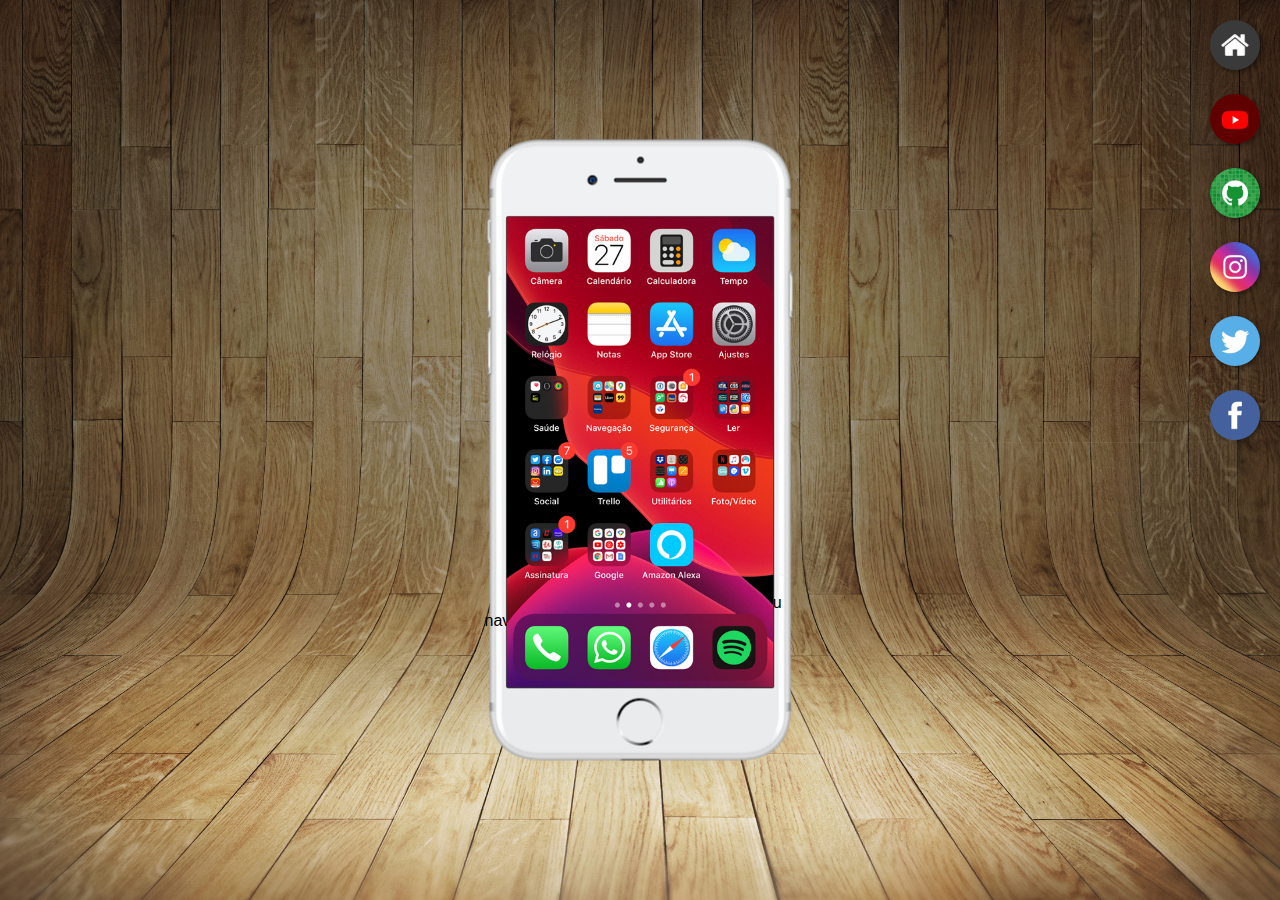
<file: index.html>
<!DOCTYPE html>
<html lang="pt-br">
<head>
    <meta charset="UTF-8">
    <meta http-equiv="X-UA-Compatible" content="IE=edge">
    <meta name="viewport" content="width=device-width, initial-scale=1.0">
    <title>Projeto Redes Sociais</title>
    <link rel="shortcut icon" href="favicon.ico" type="image/x-icon">
    <link rel="stylesheet" href="estilos/style.css">
</head>
<body>
   <main>
    <section id="telefone">
        <iframe src="home.html" name="tela" id="tela" frameborder="0"></iframe>
        seu navegador não é compativel com isso.
    </section>
    


    <section id="redes-sociais">

        <a href="home.html" target="tela"><img src="imagens/logo-home.jpg" alt=""></a> <br>

        <a href="youtube.html" target="tela"><img src="imagens/logo-youtube.jpg" alt=""></a> <br>
    
        <a href="github.html" target="tela"><img src="imagens/logo-github.jpg" alt=""></a> <br>

        <a href="instagram.html" target="tela"><img src="imagens/logo-instagram.jpg" alt=""></a> <br>
    
       
        <a href="twitter.html" target="tela"><img src="imagens/logo-twitter.jpg" alt=""></a> <br>
    
        <a href="facebook.html" target="tela"><img src="imagens/logo-facebook.jpg" alt=""></a>

    </section>

</main>
</body>
</html>
</file>
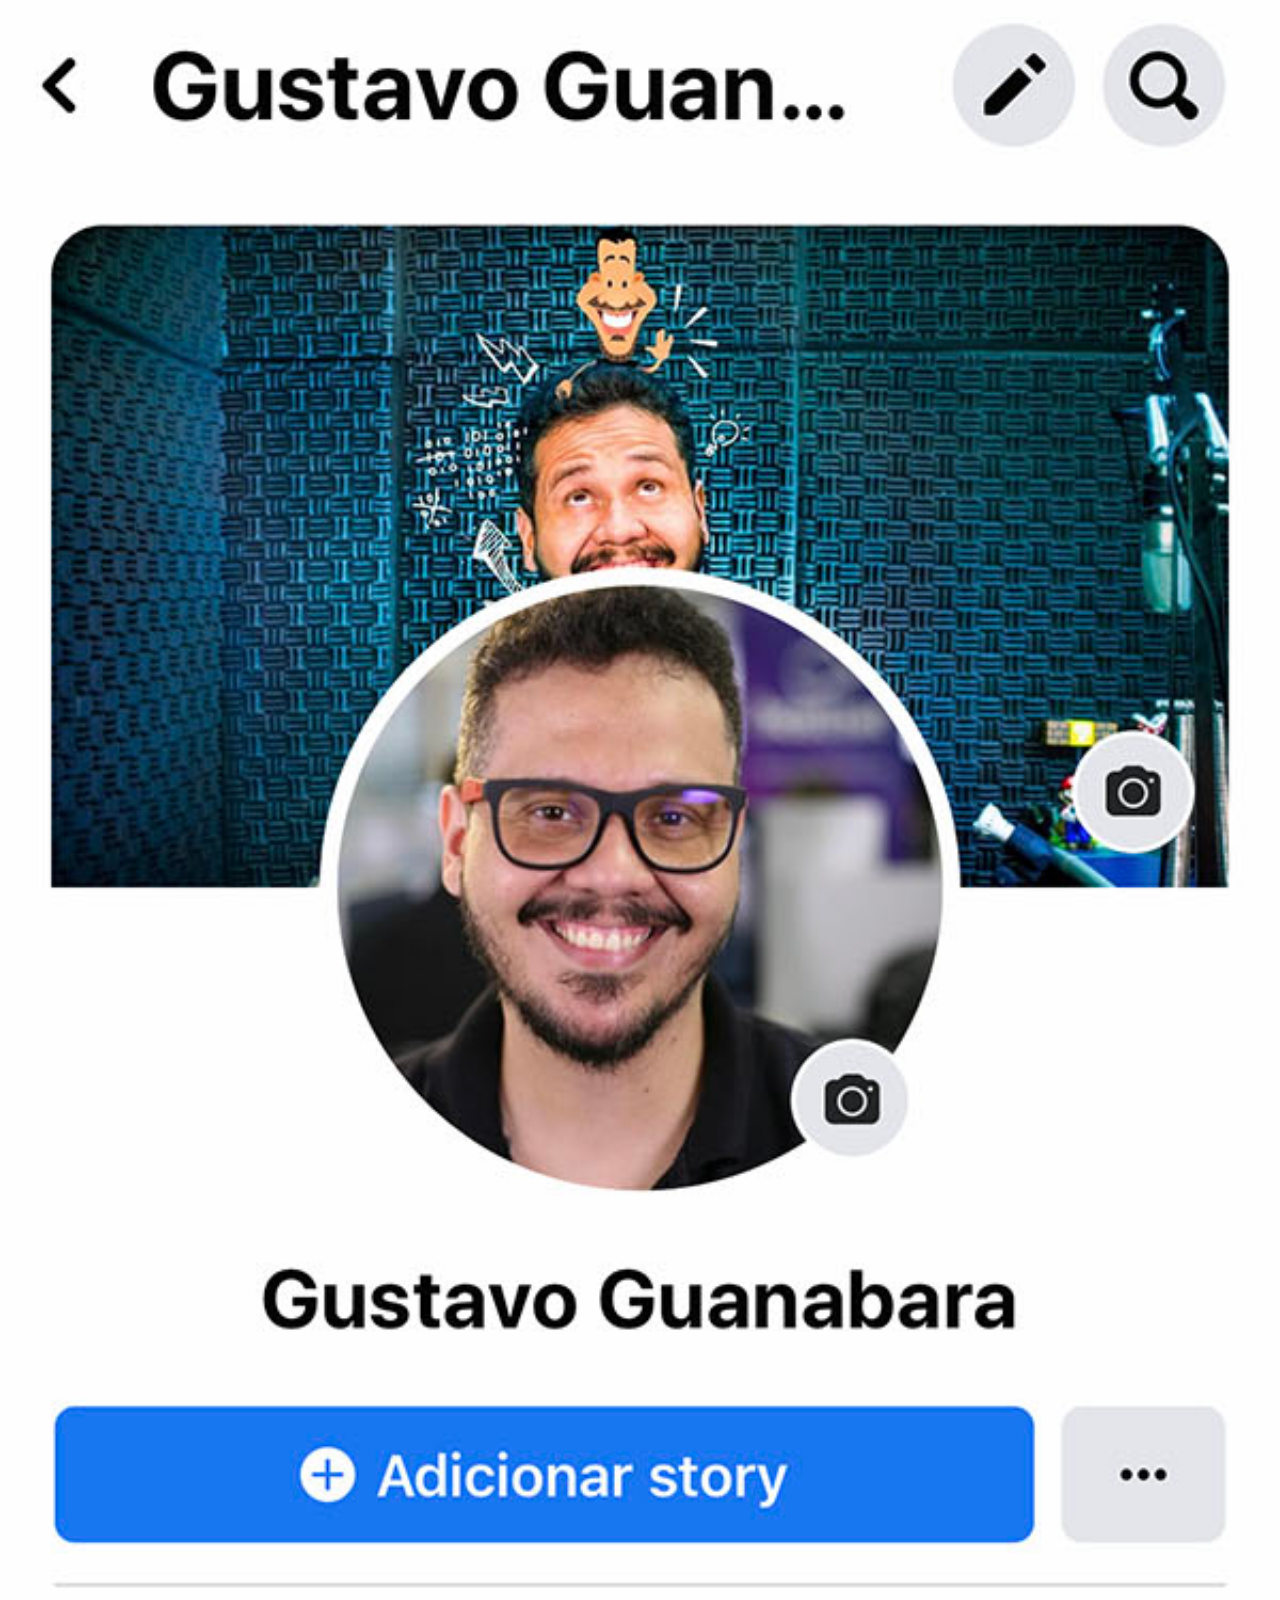
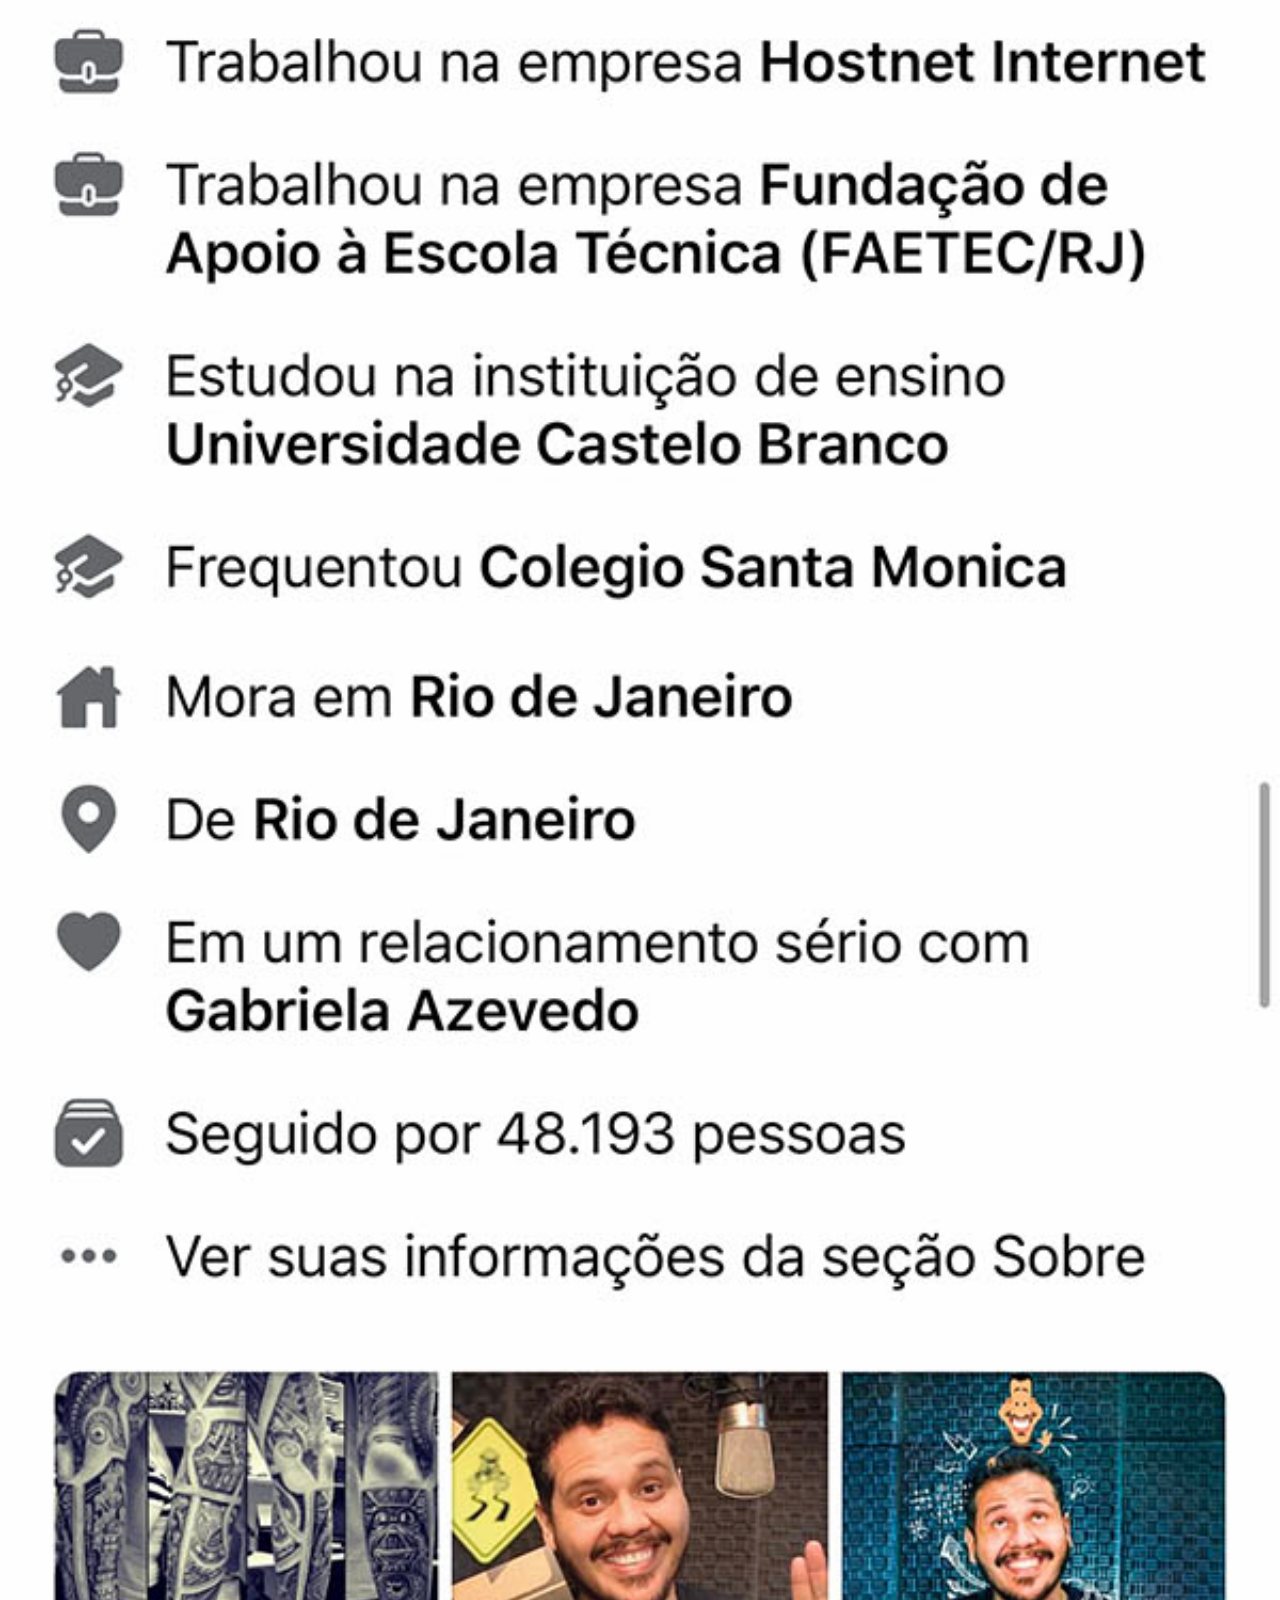
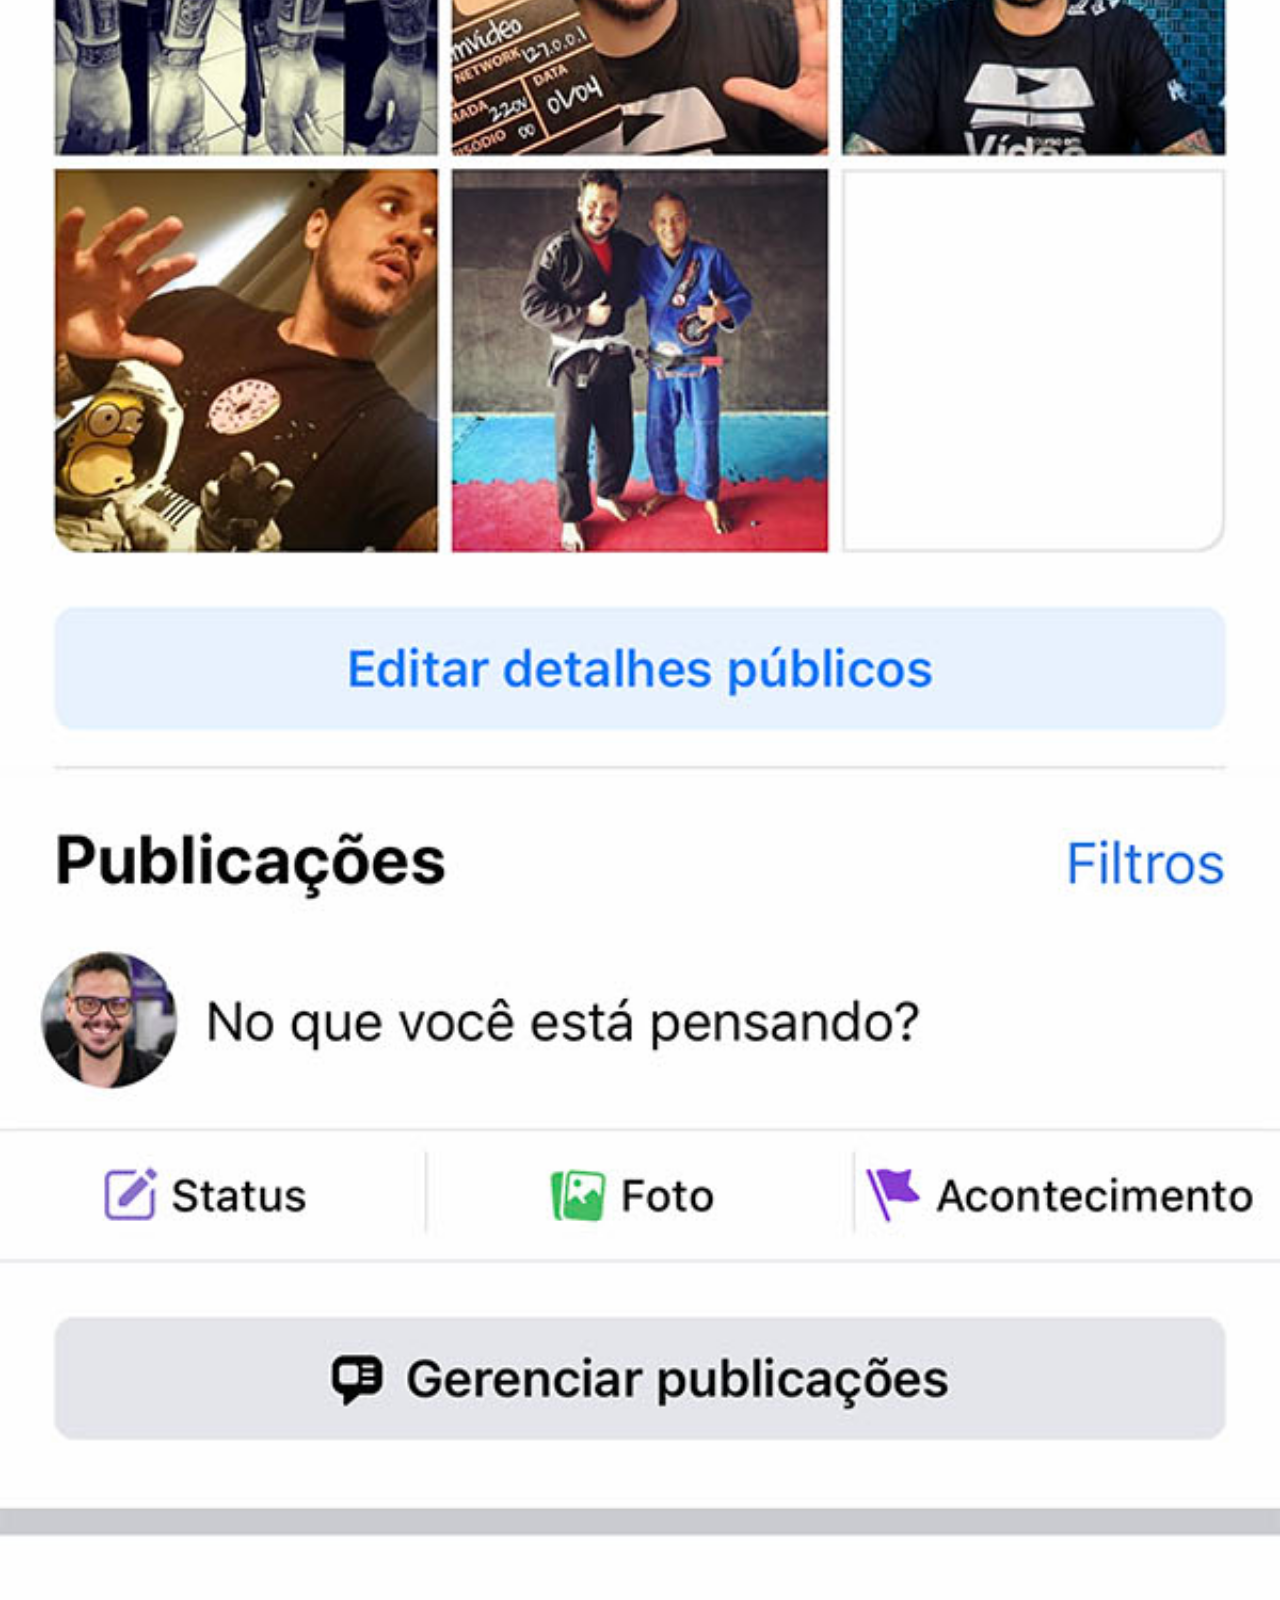
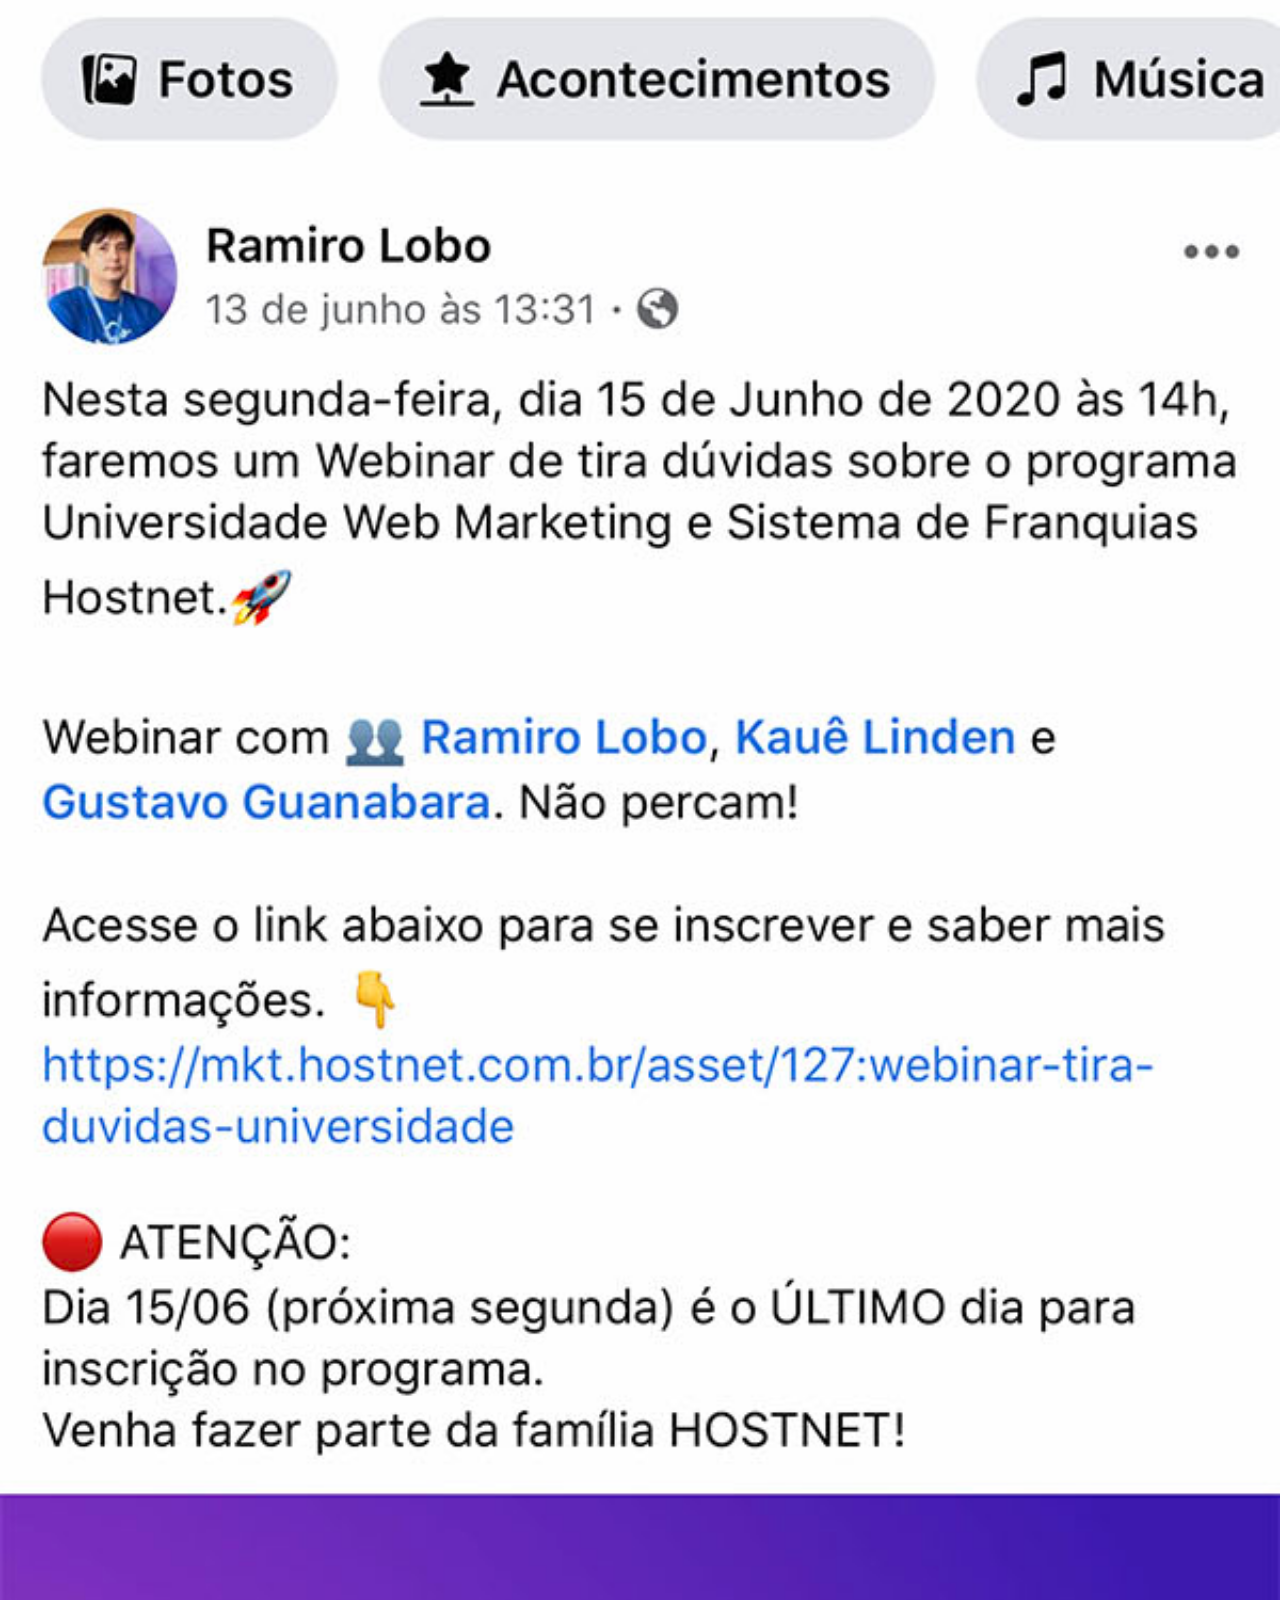
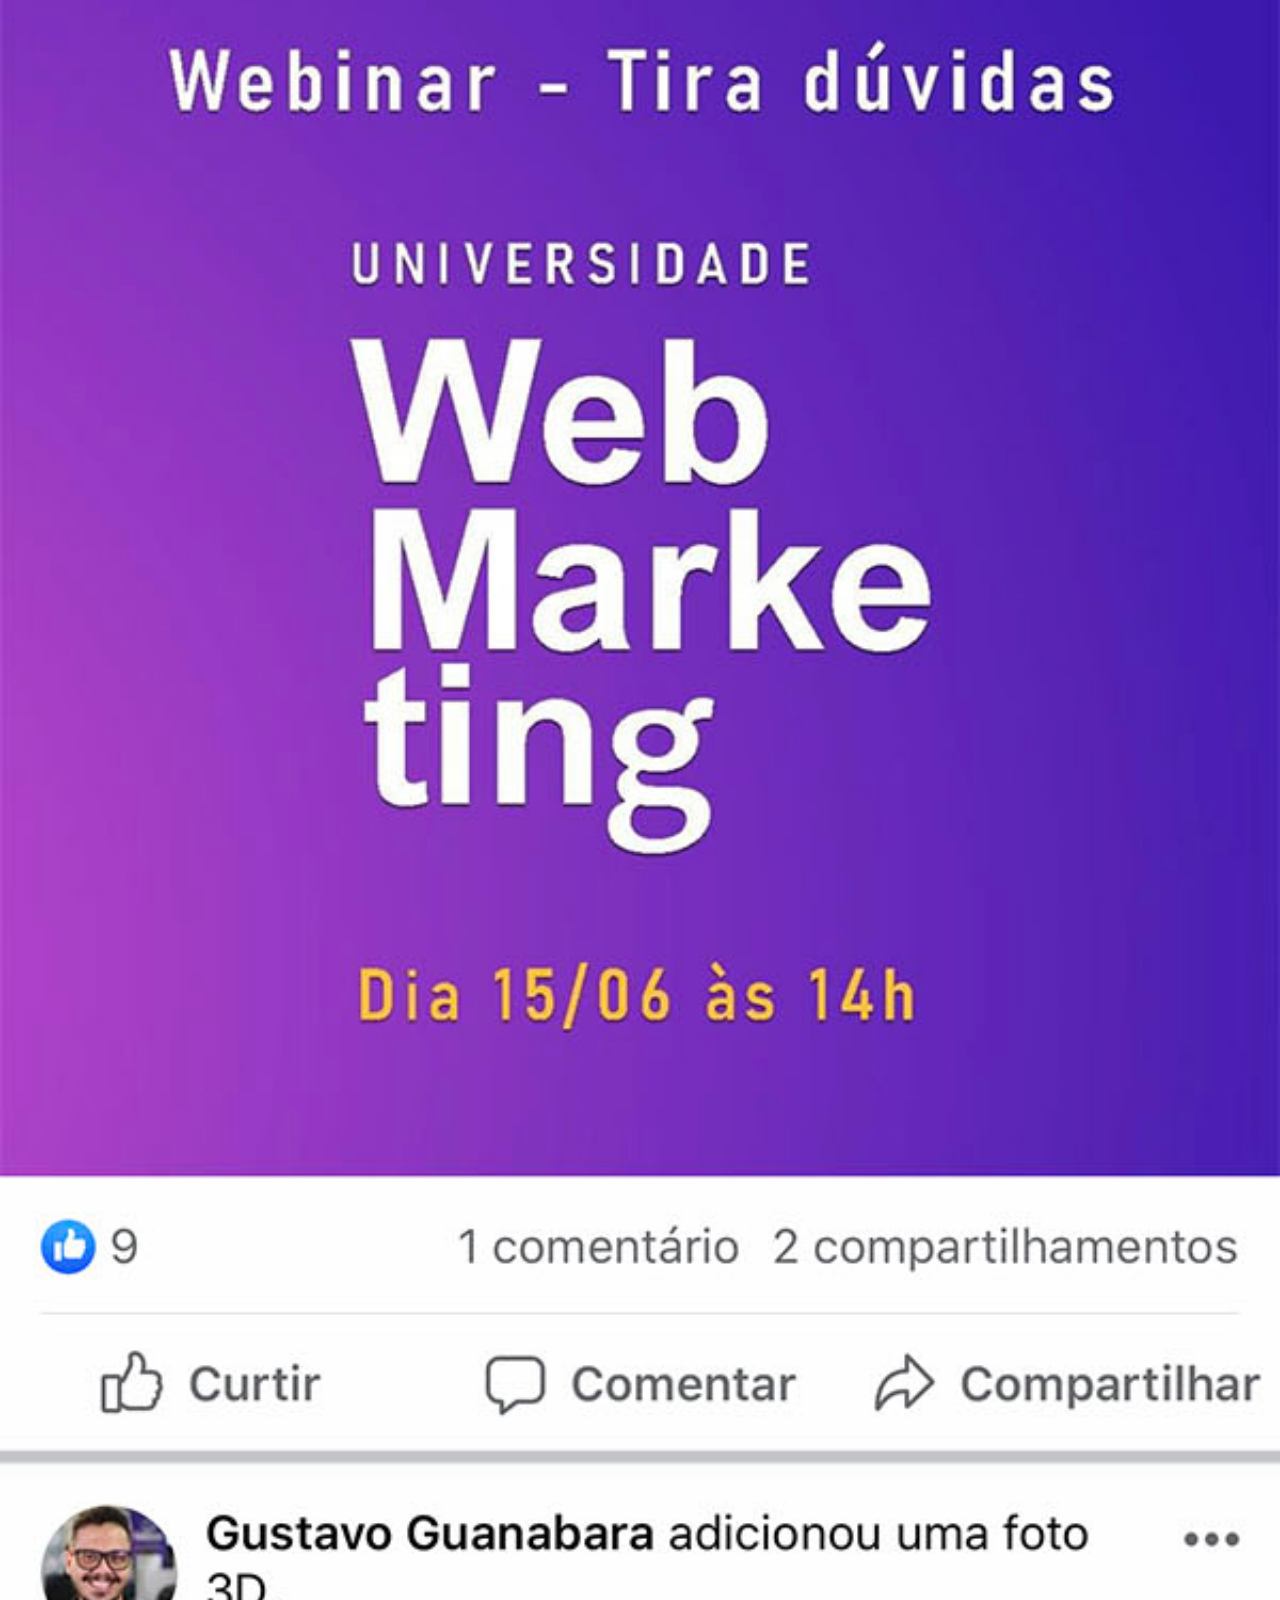
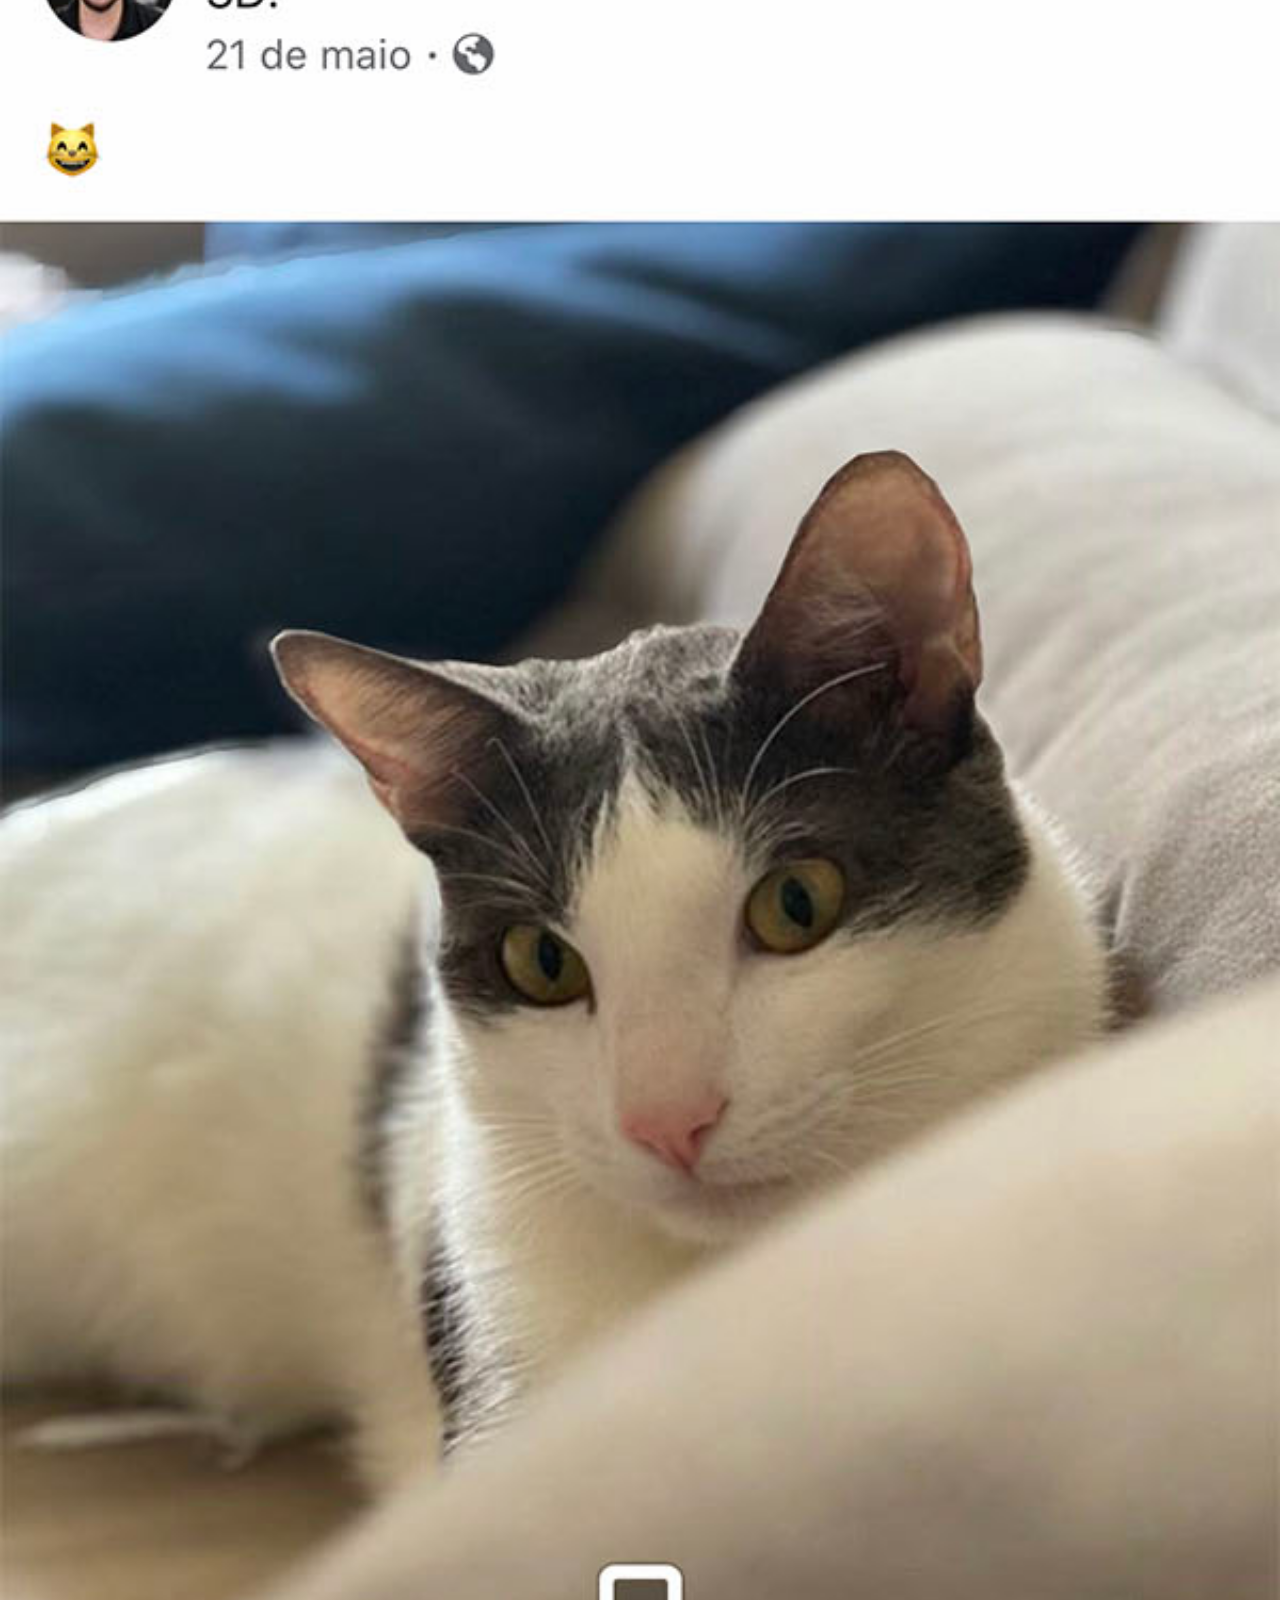
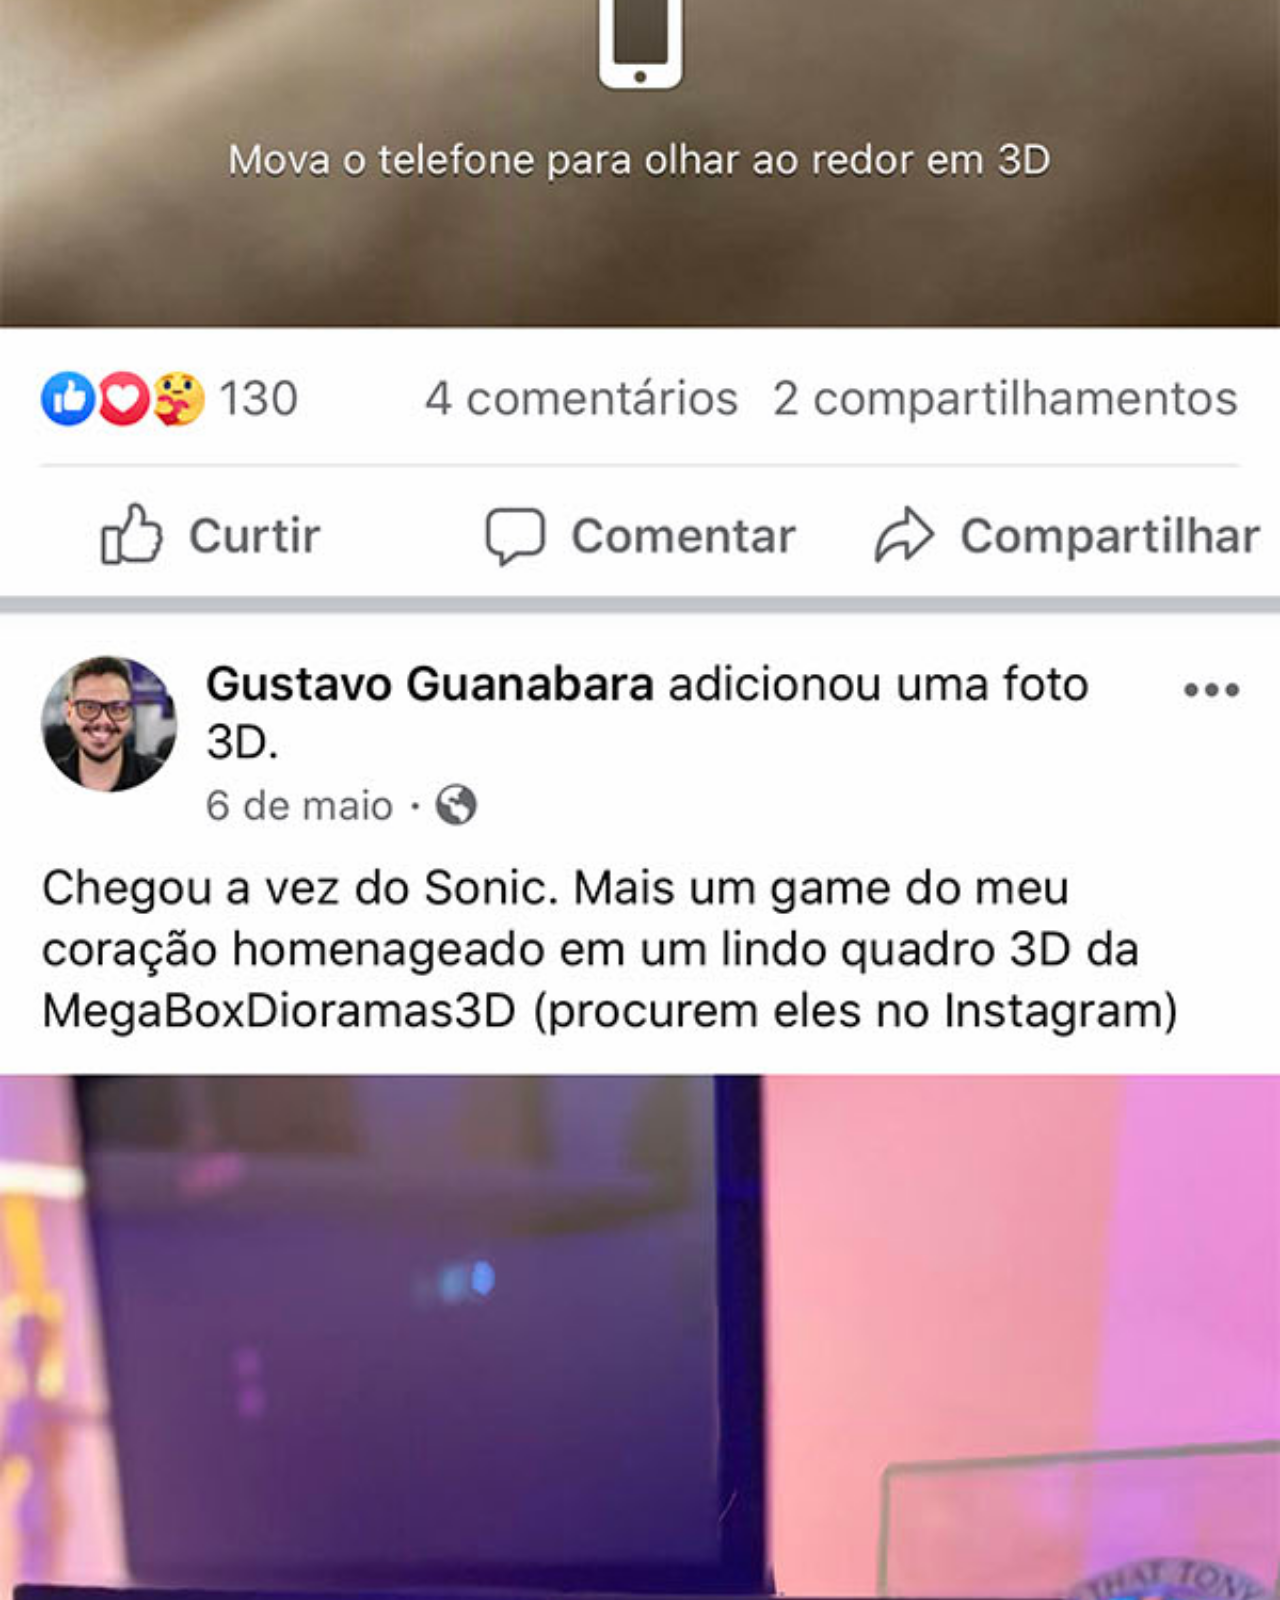
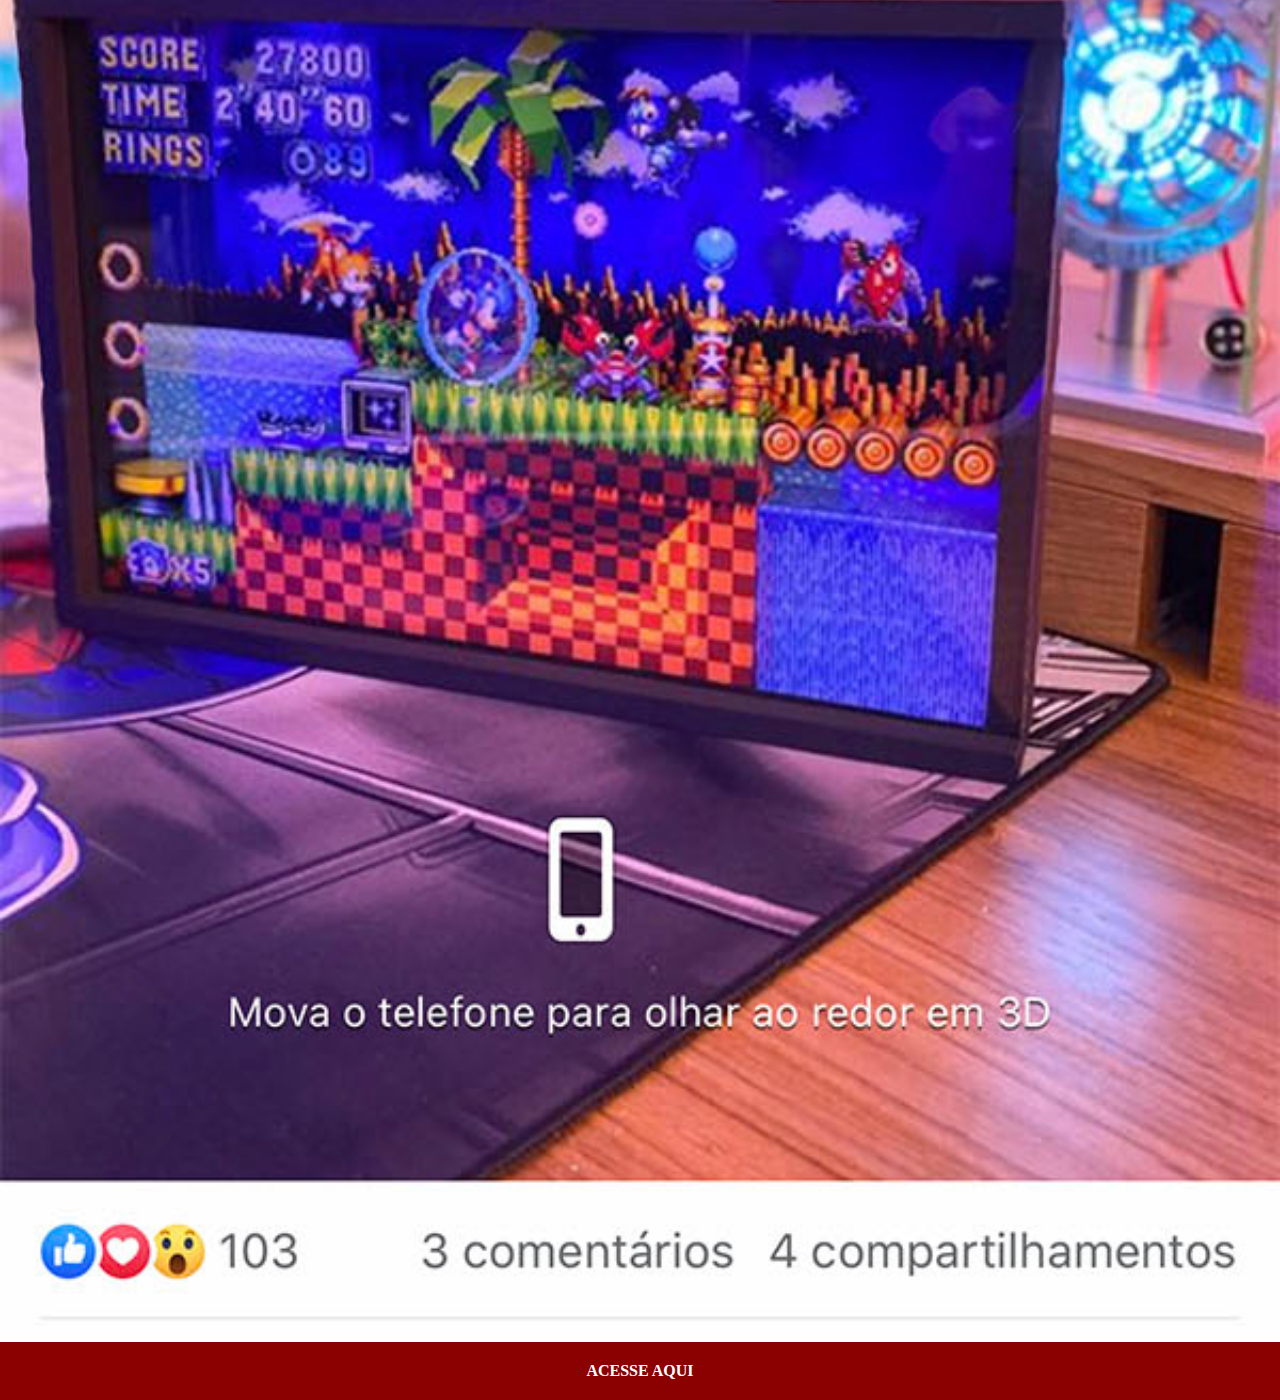
<file: facebook.html>
<!DOCTYPE html>
<html lang="pt-br">
<head>
    <meta charset="UTF-8">
    <meta http-equiv="X-UA-Compatible" content="IE=edge">
    <meta name="viewport" content="width=device-width, initial-scale=1.0">
    <title>Facebook</title>
    <link rel="stylesheet" href="estilos/social.css">
</head>
<body>
    <img src="imagens/tela-facebook.jpg" alt="facebook">
    <a href="https://www.google.com/search?q=facebook&oq=fac&aqs=chrome.0.0i355i512j46i199i465i512j69i57j0i512l2j69i61l3.4721j0j9&sourceid=chrome&ie=UTF-8">ACESSE AQUI</a>
</body>
</html>
</file>
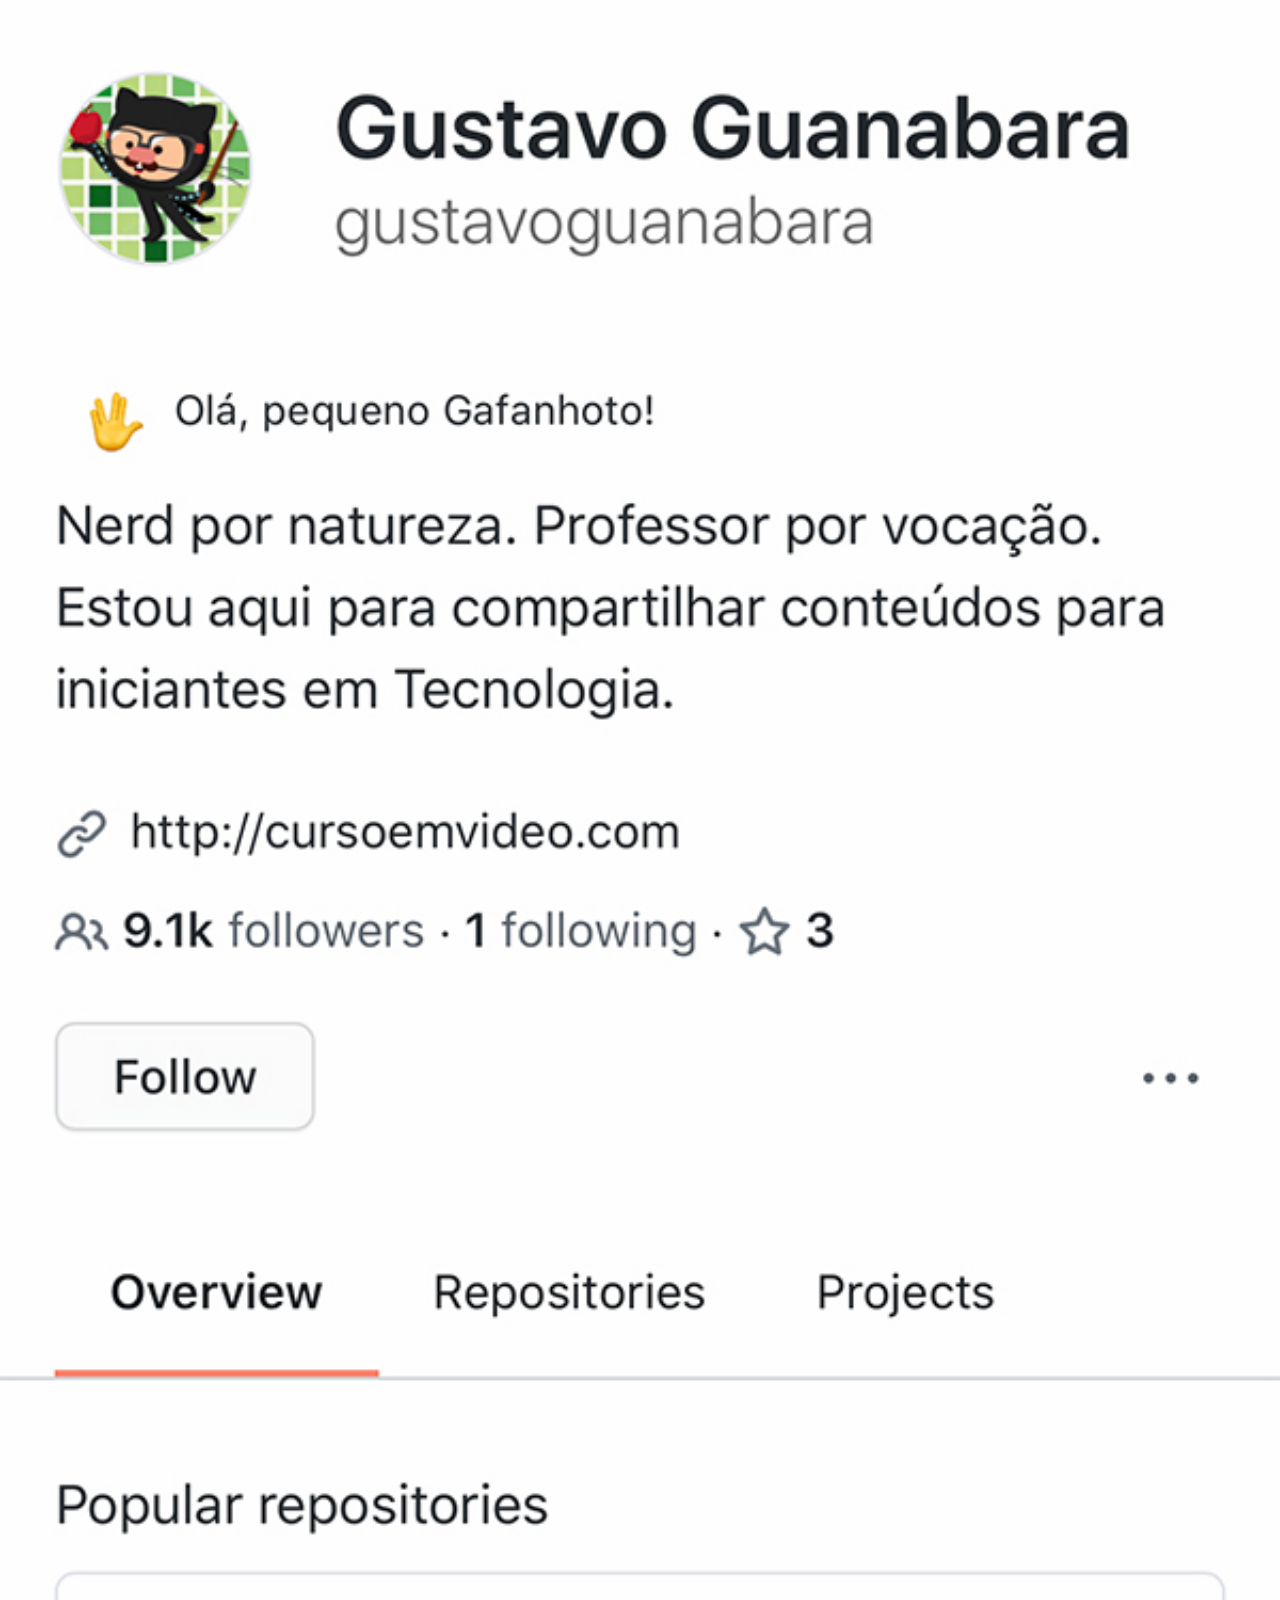
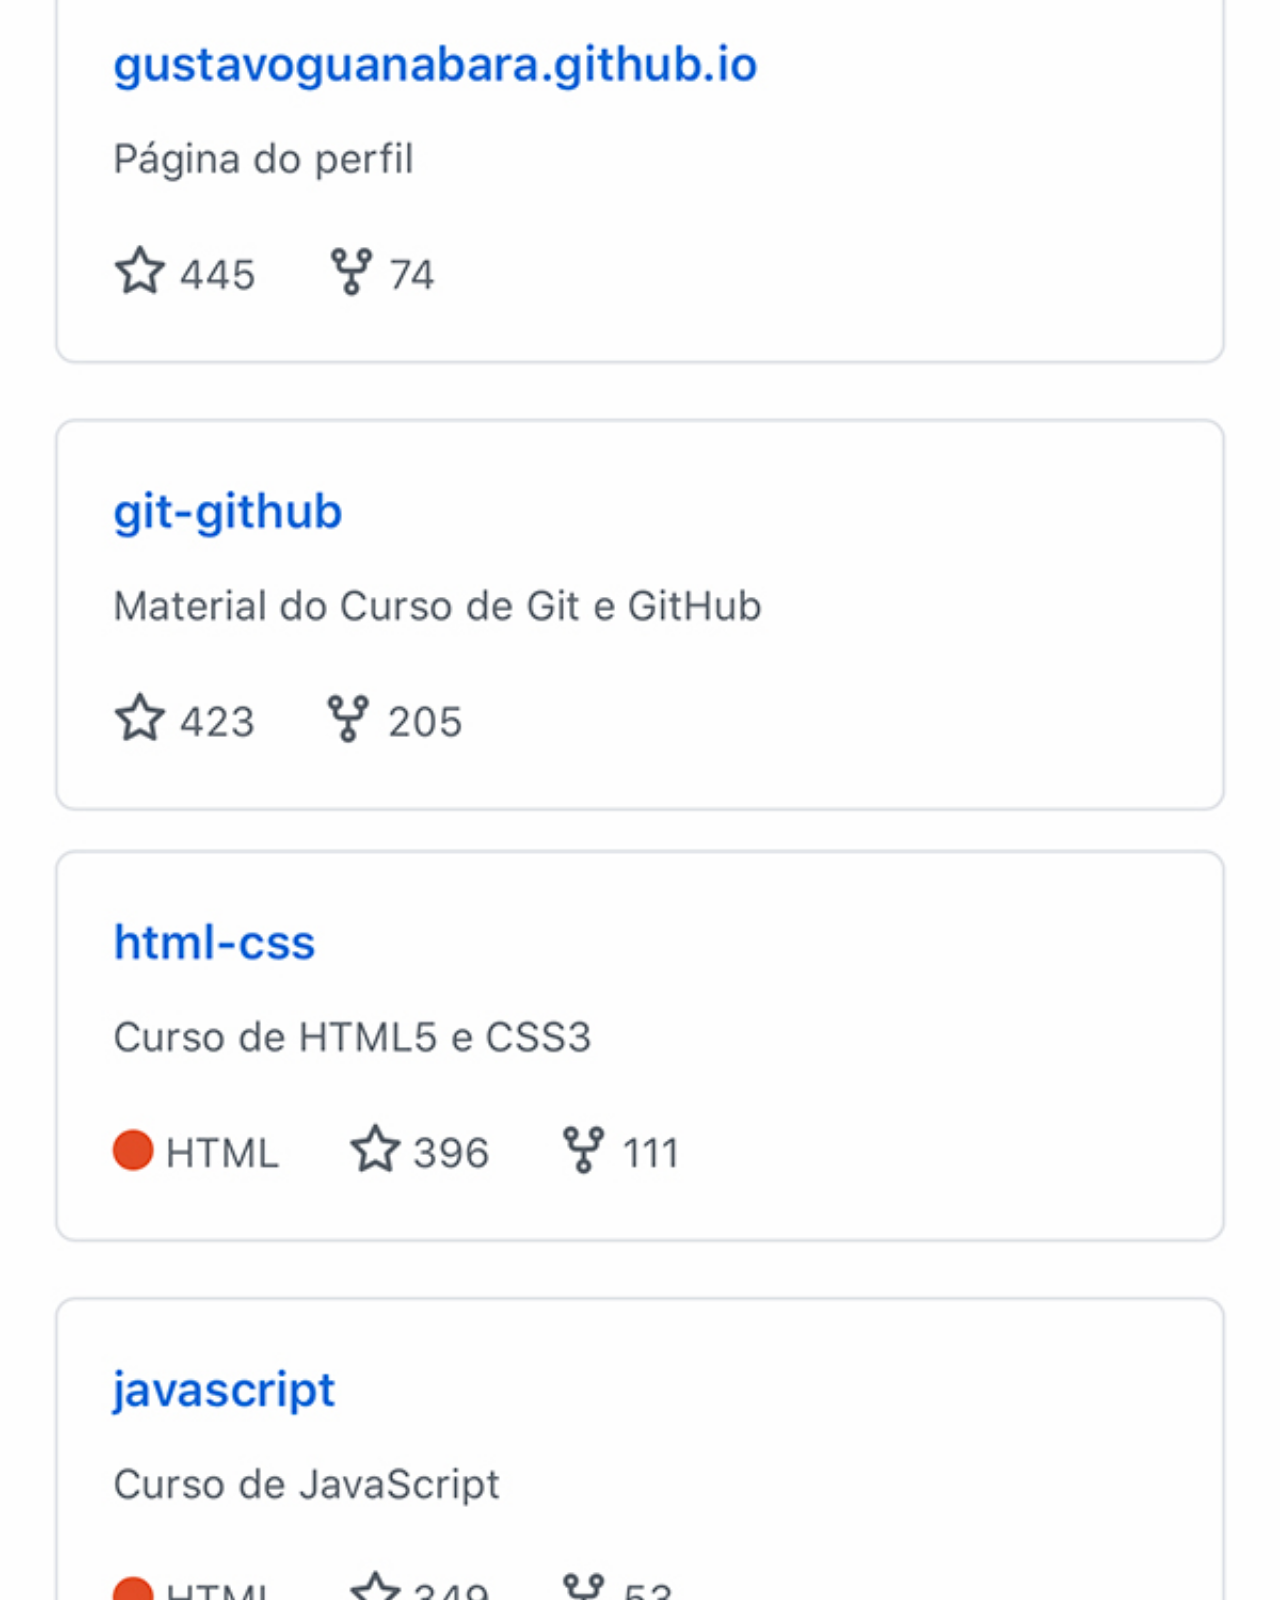
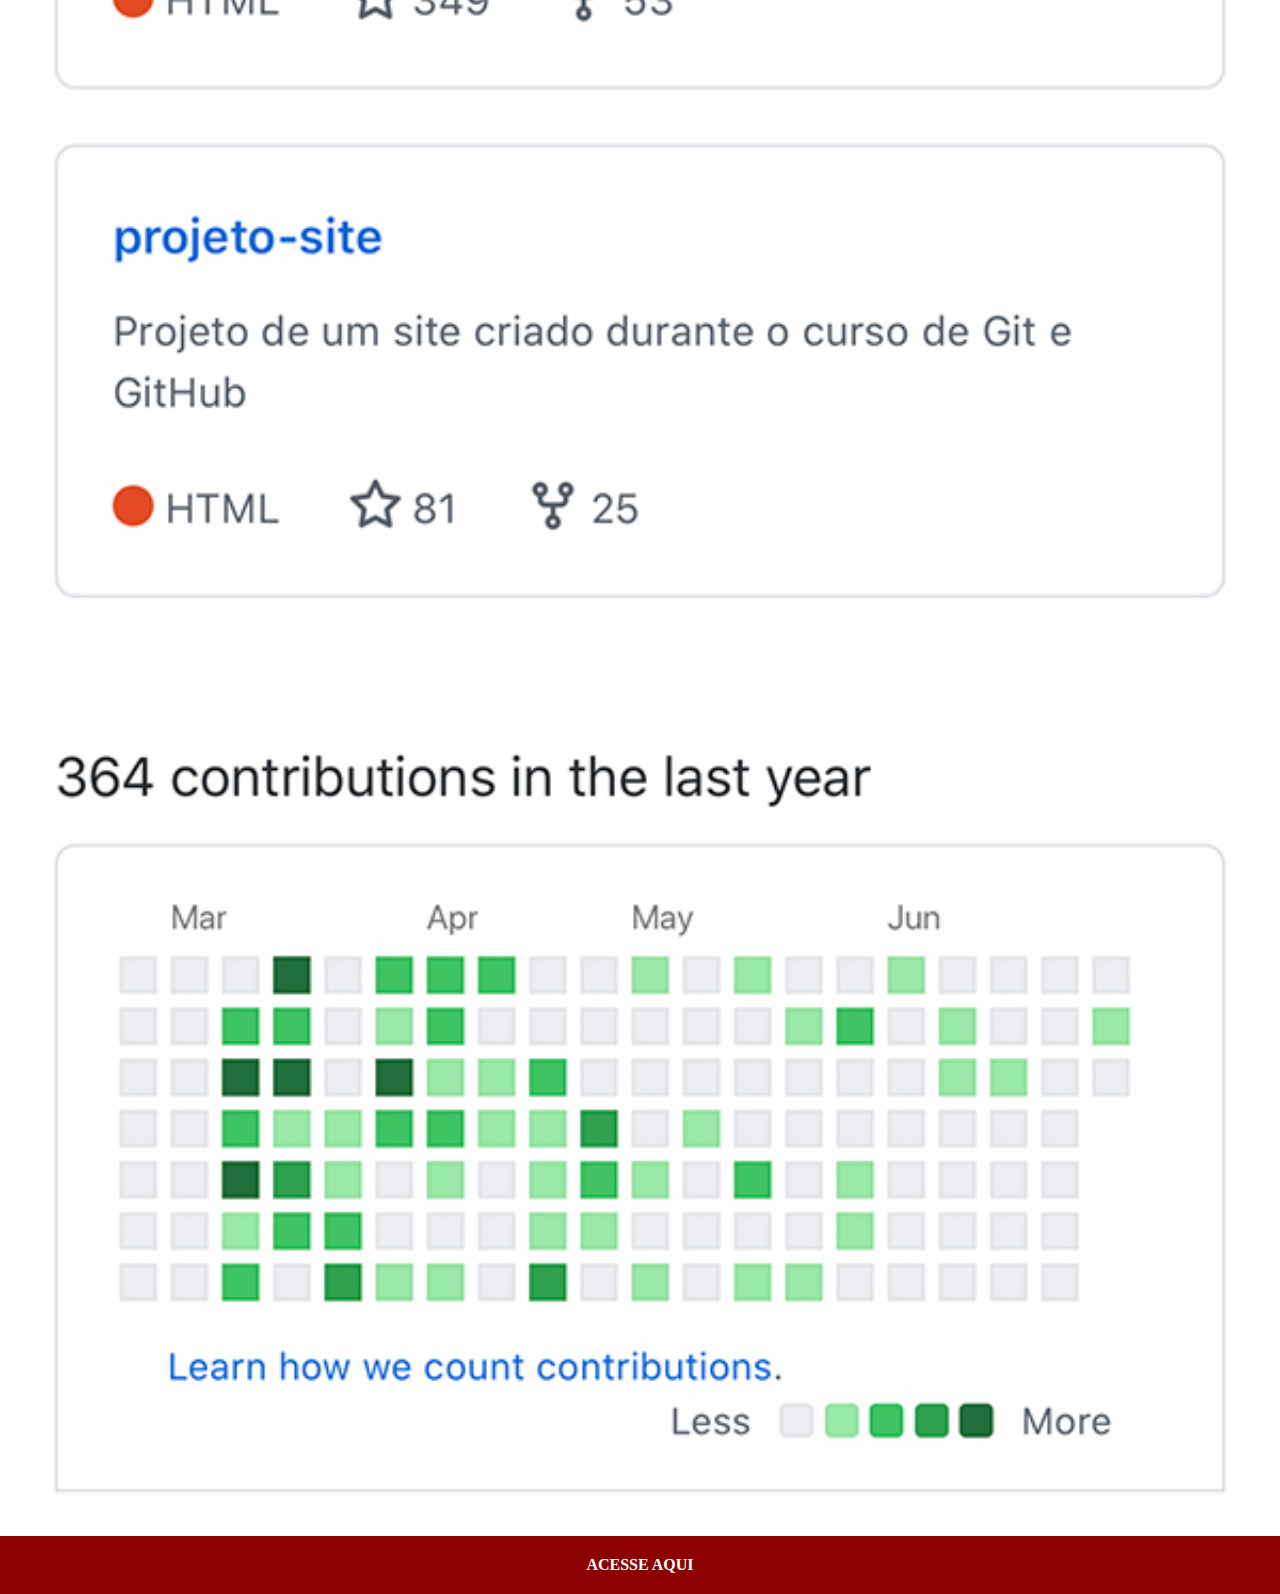
<file: github.html>
<!DOCTYPE html>
<html lang="pt-br">
<head>
    <meta charset="UTF-8">
    <meta http-equiv="X-UA-Compatible" content="IE=edge">
    <meta name="viewport" content="width=device-width, initial-scale=1.0">
    <title>Github</title>
    <link rel="stylesheet" href="estilos/social.css">
</head>
<body>
    <img src="imagens/tela-github.jpg" alt="">
    <a href="https://github.com/gustavoguanabara/html-css" target="_blank">ACESSE AQUI</a>
</body>
</html>
</file>
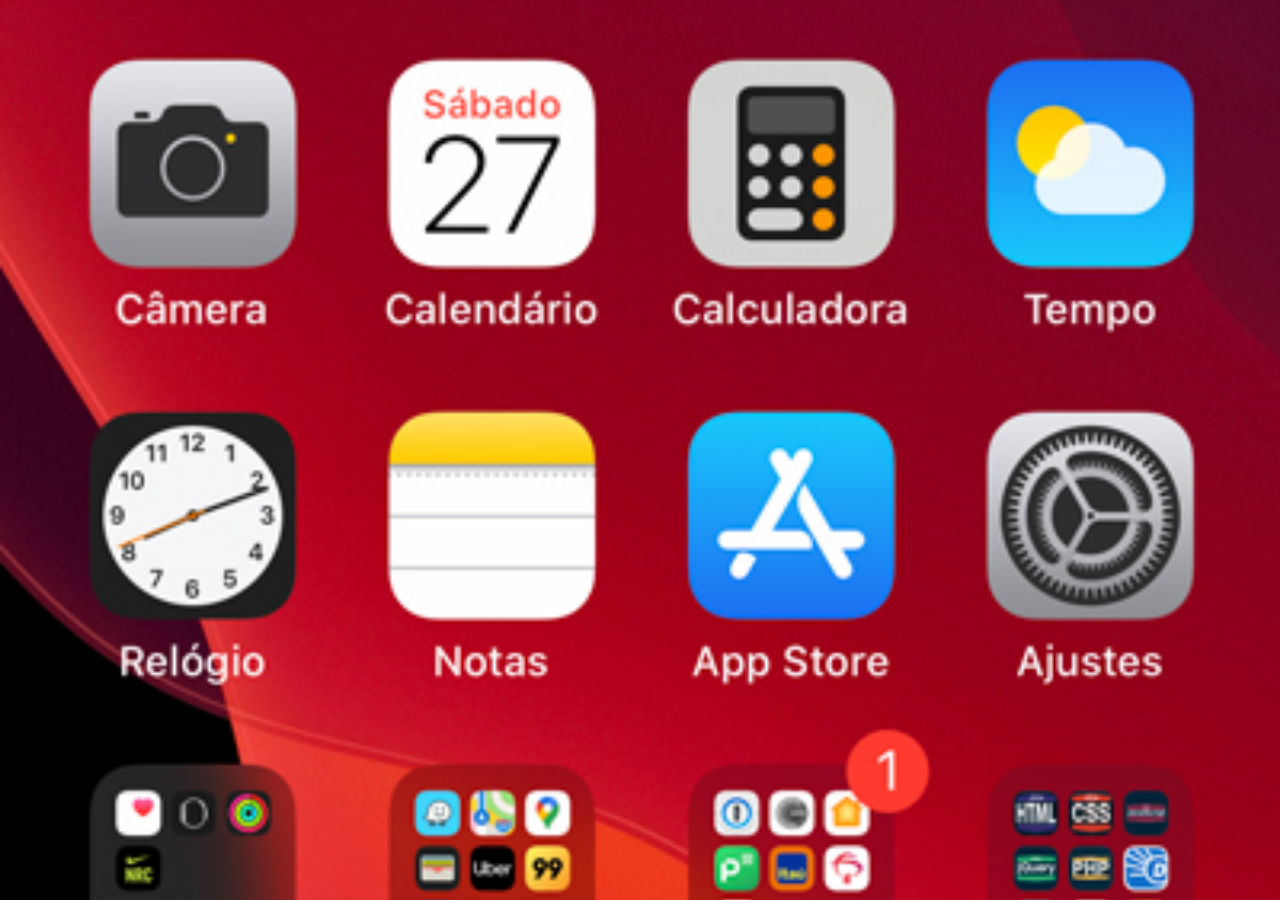
<file: home.html>
<!DOCTYPE html>
<html lang="pt-br">
<head>
    <meta charset="UTF-8">
    <meta http-equiv="X-UA-Compatible" content="IE=edge">
    <meta name="viewport" content="width=device-width, initial-scale=1.0">
    <title>Home</title>
    <style>
        * {
            margin: 0px;
            padding: 0px;

        }

        body {
            width: 100vw;
            height: 100vh;
            background: black url(imagens/tela-home.jpg) no-repeat top center;
            background-size: cover;
        }
    </style>
</head>
<body>

</body>
</html>
</file>
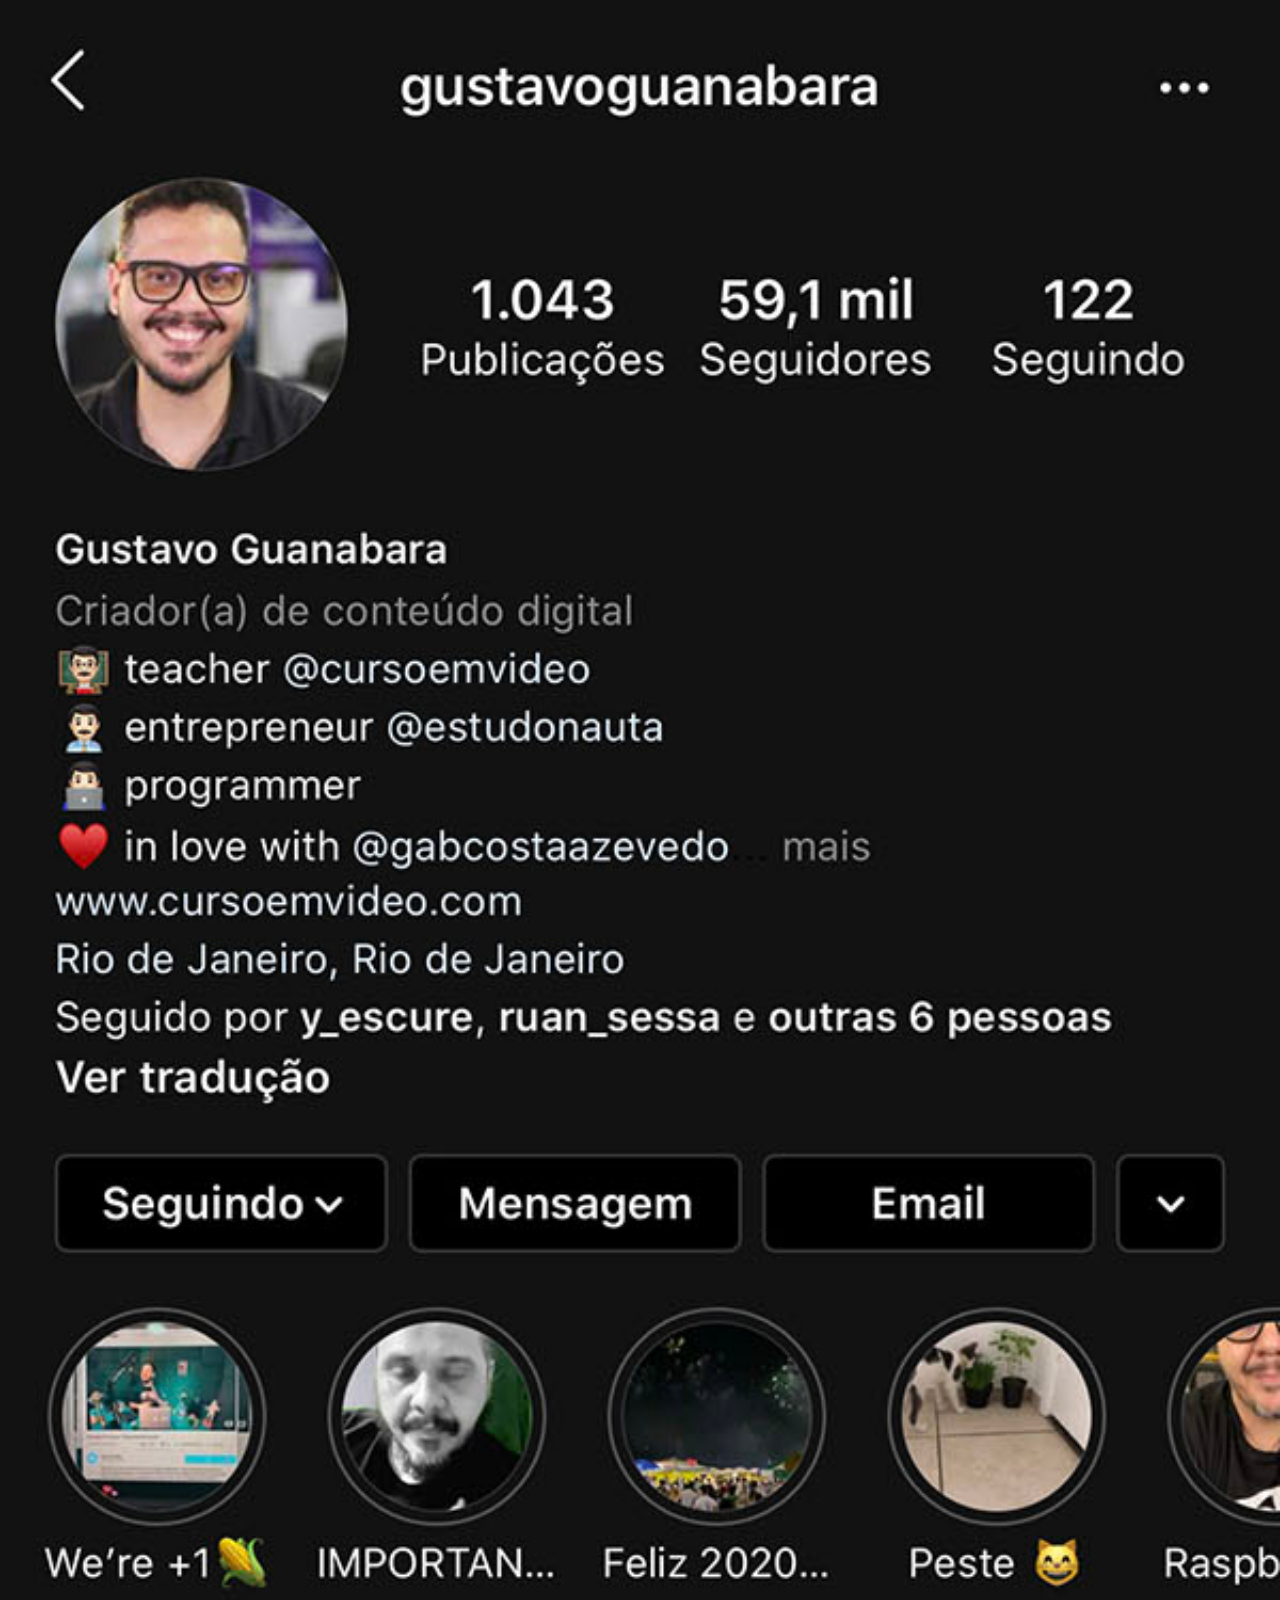
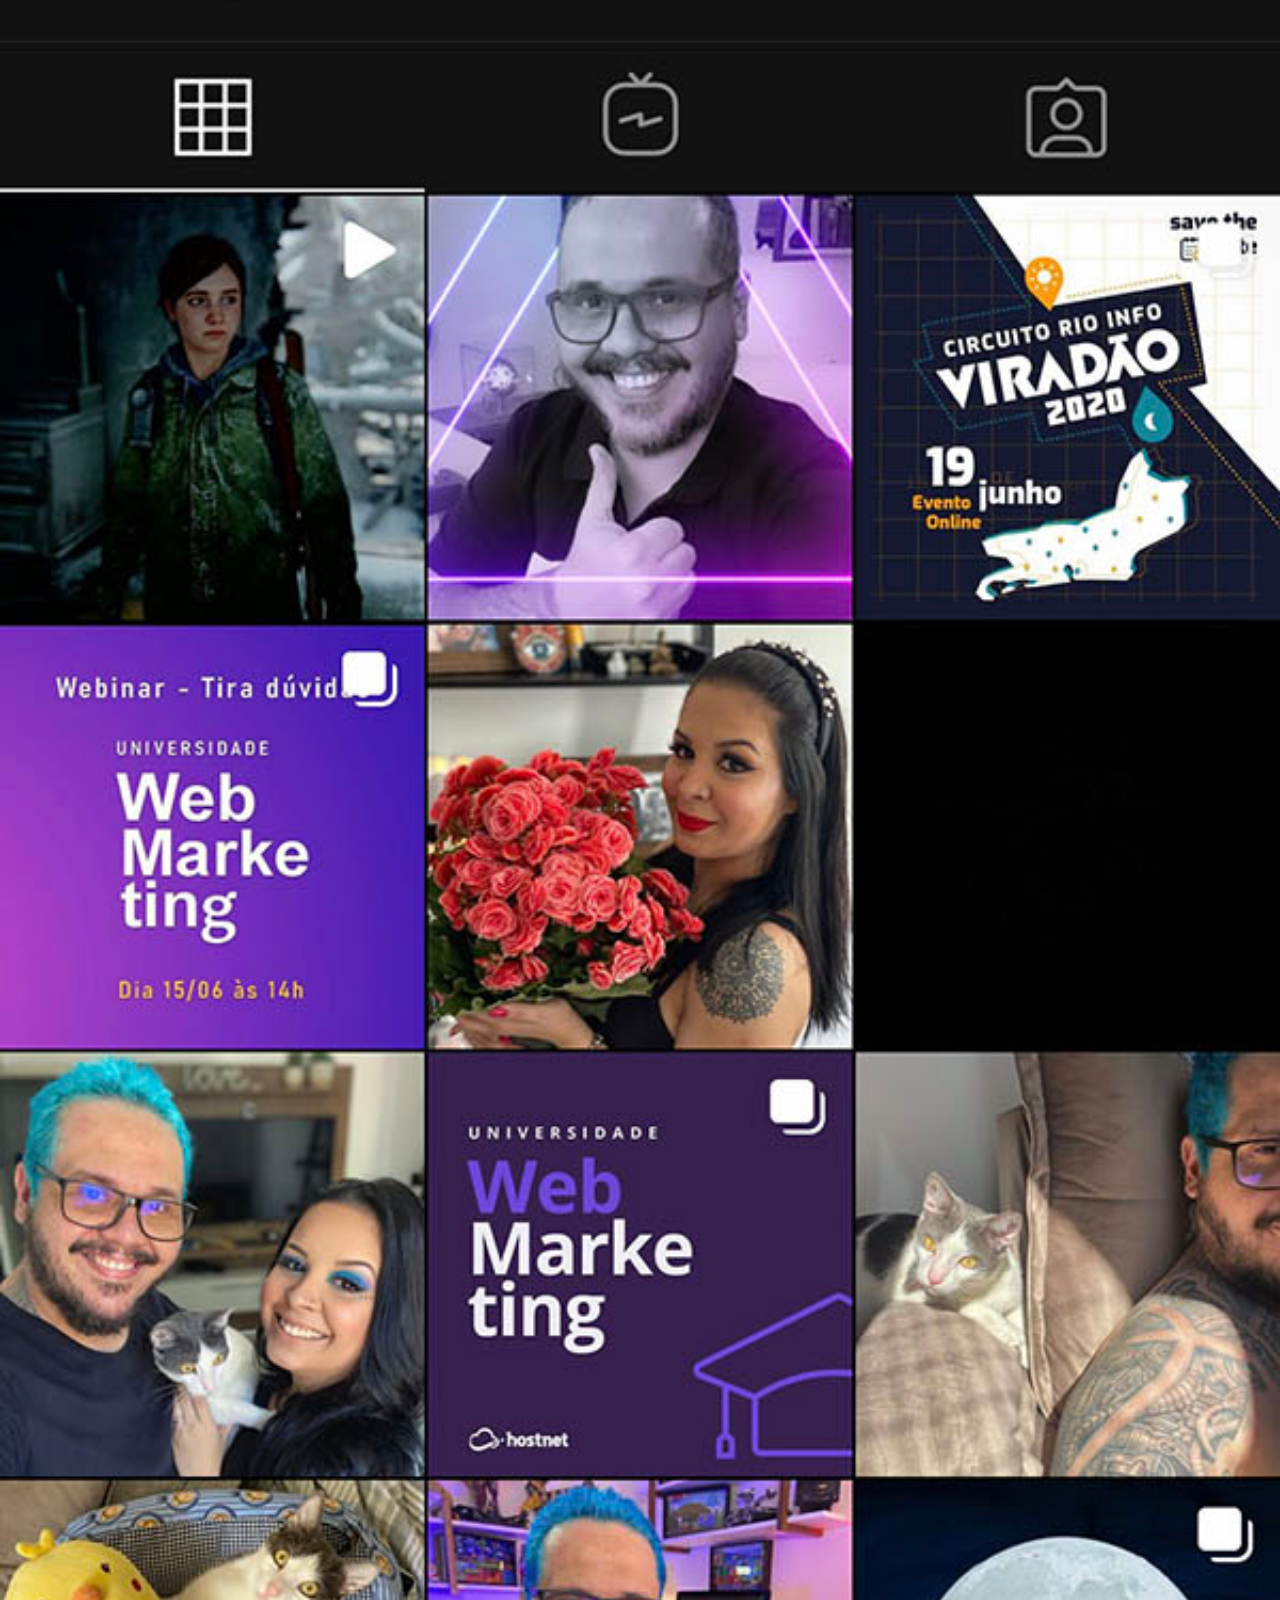
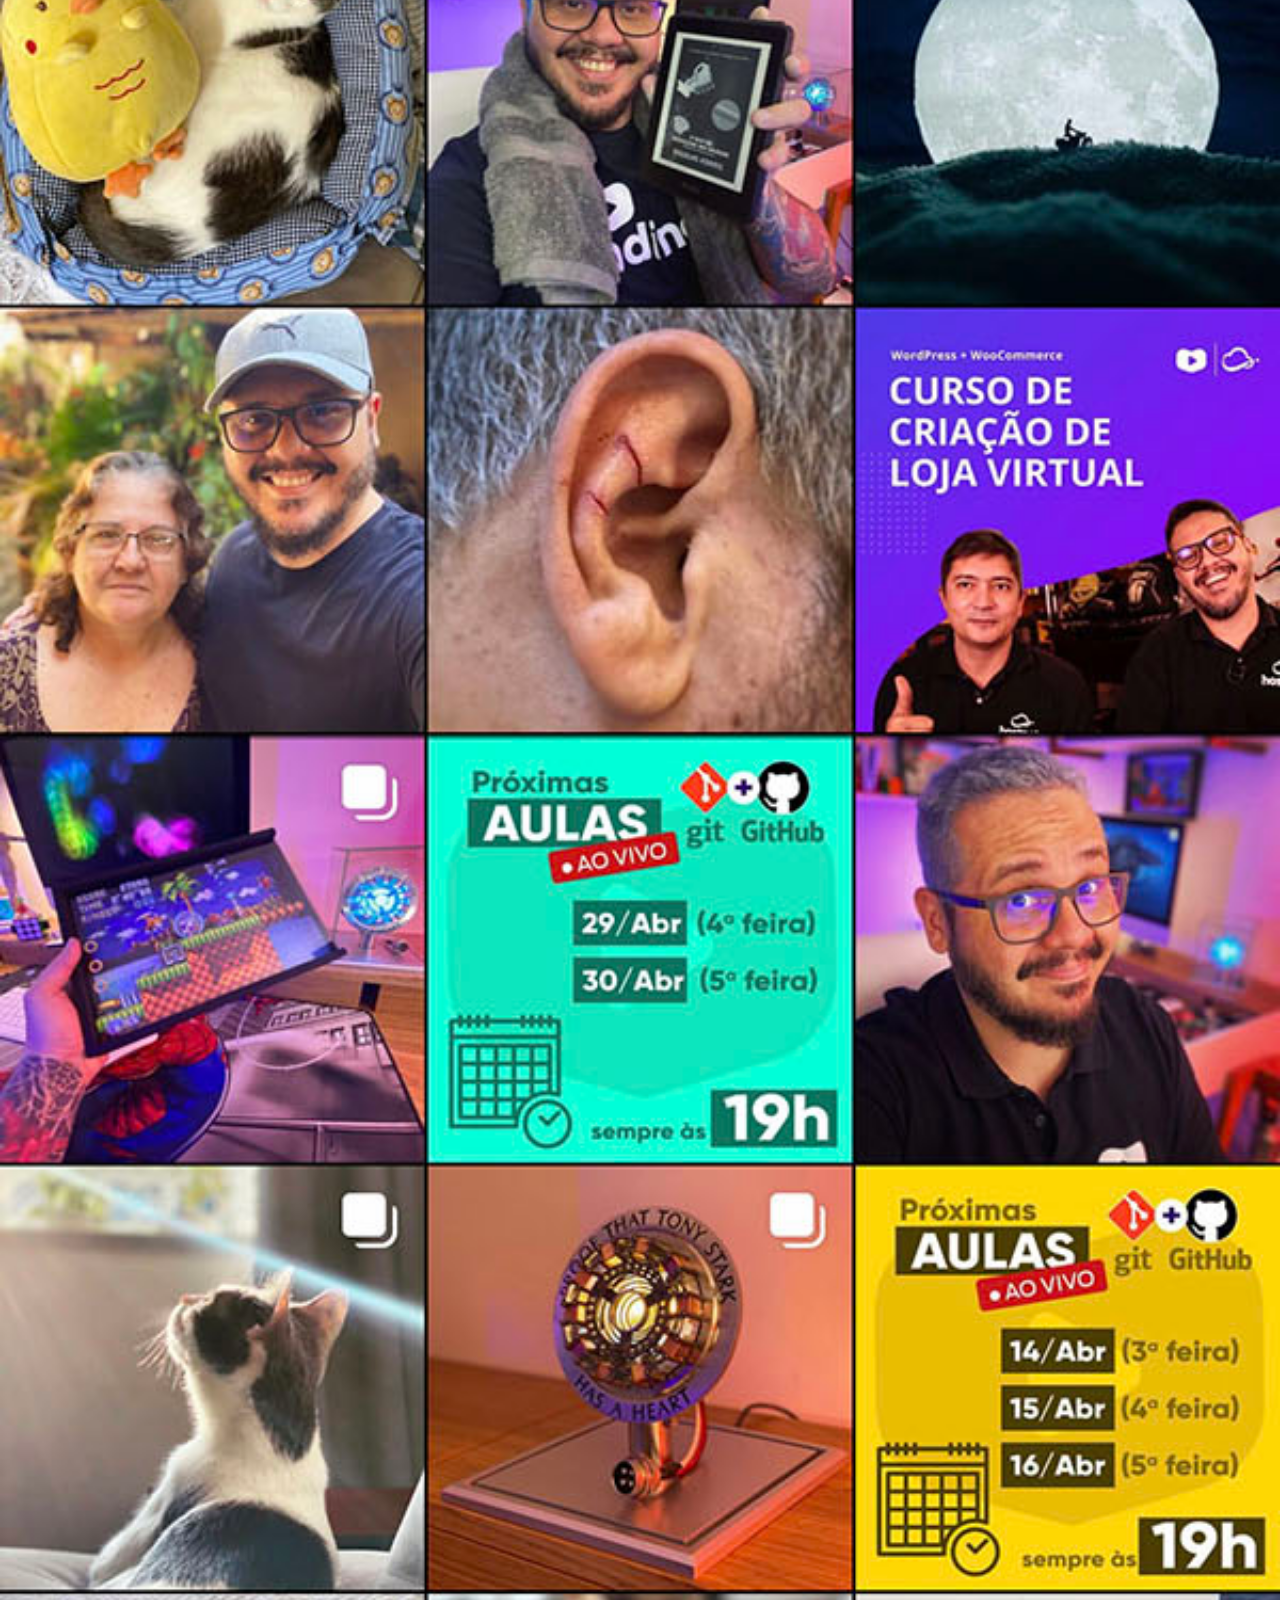
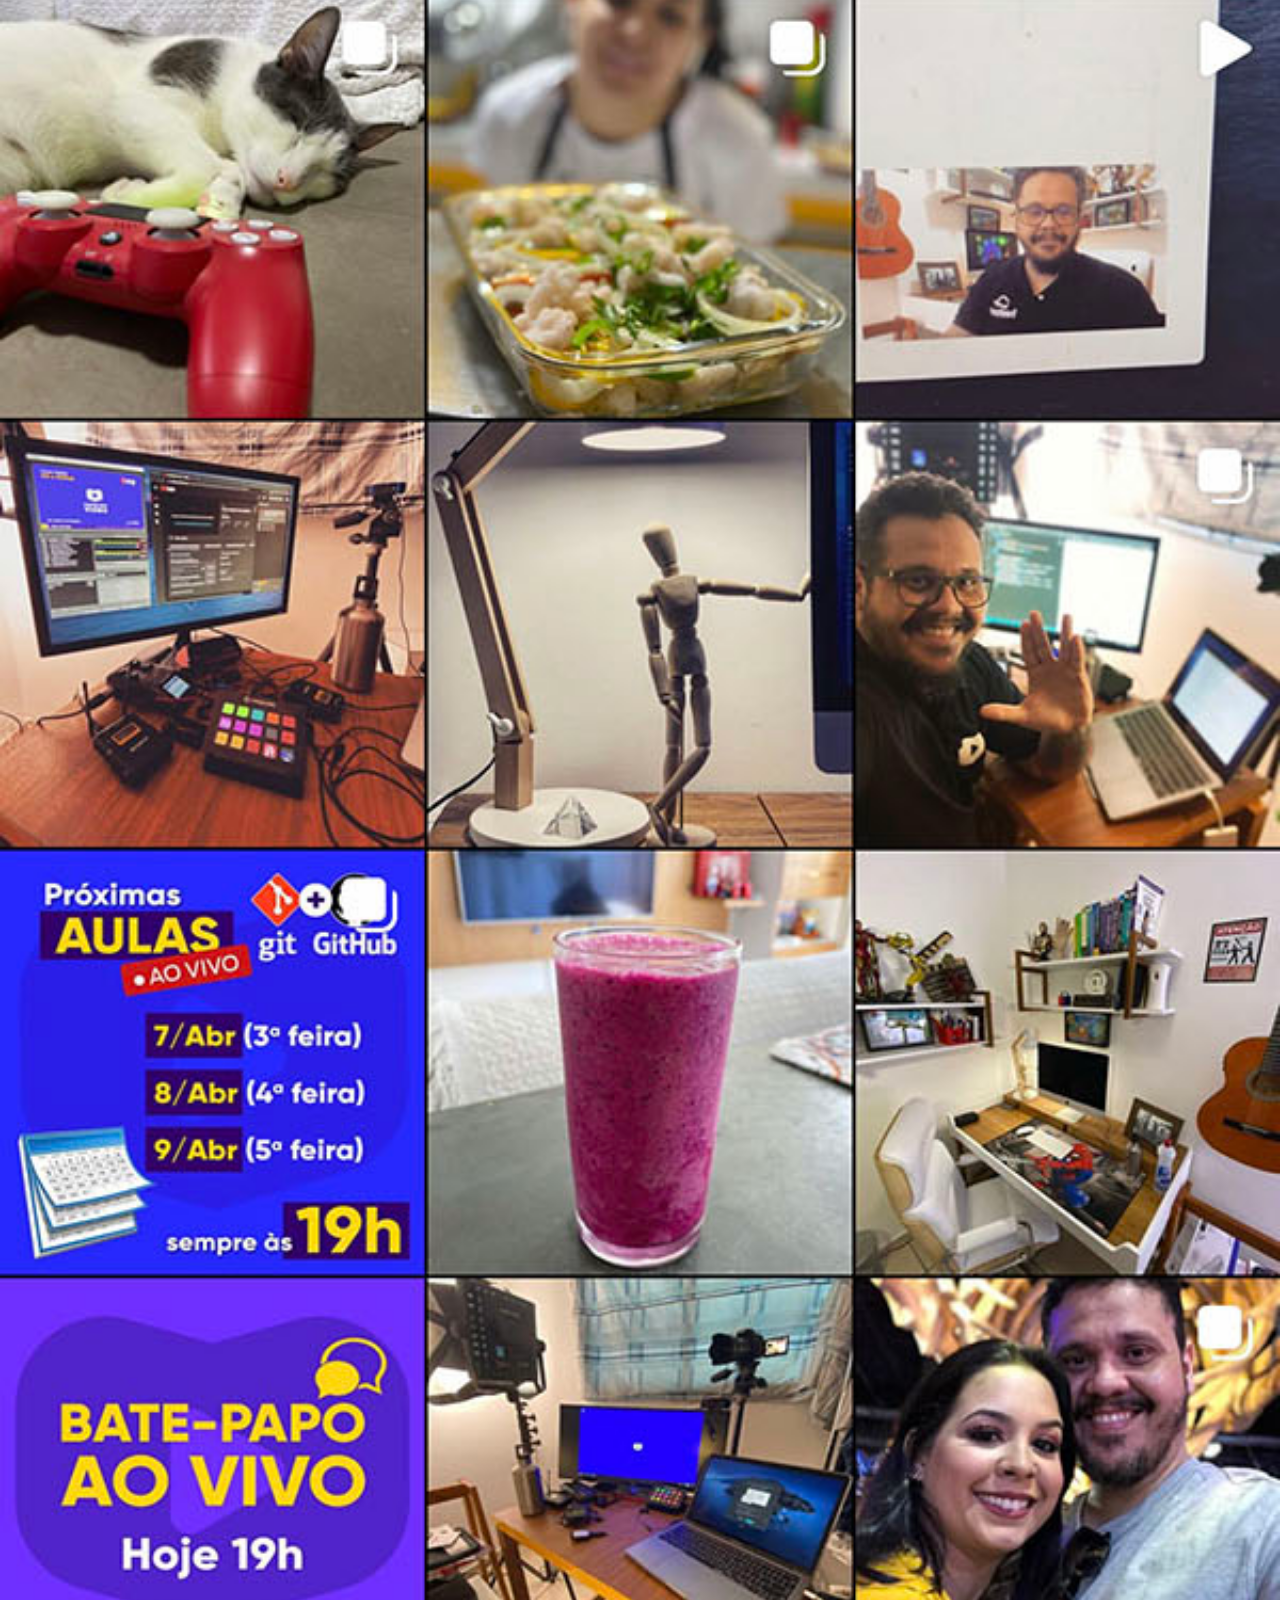
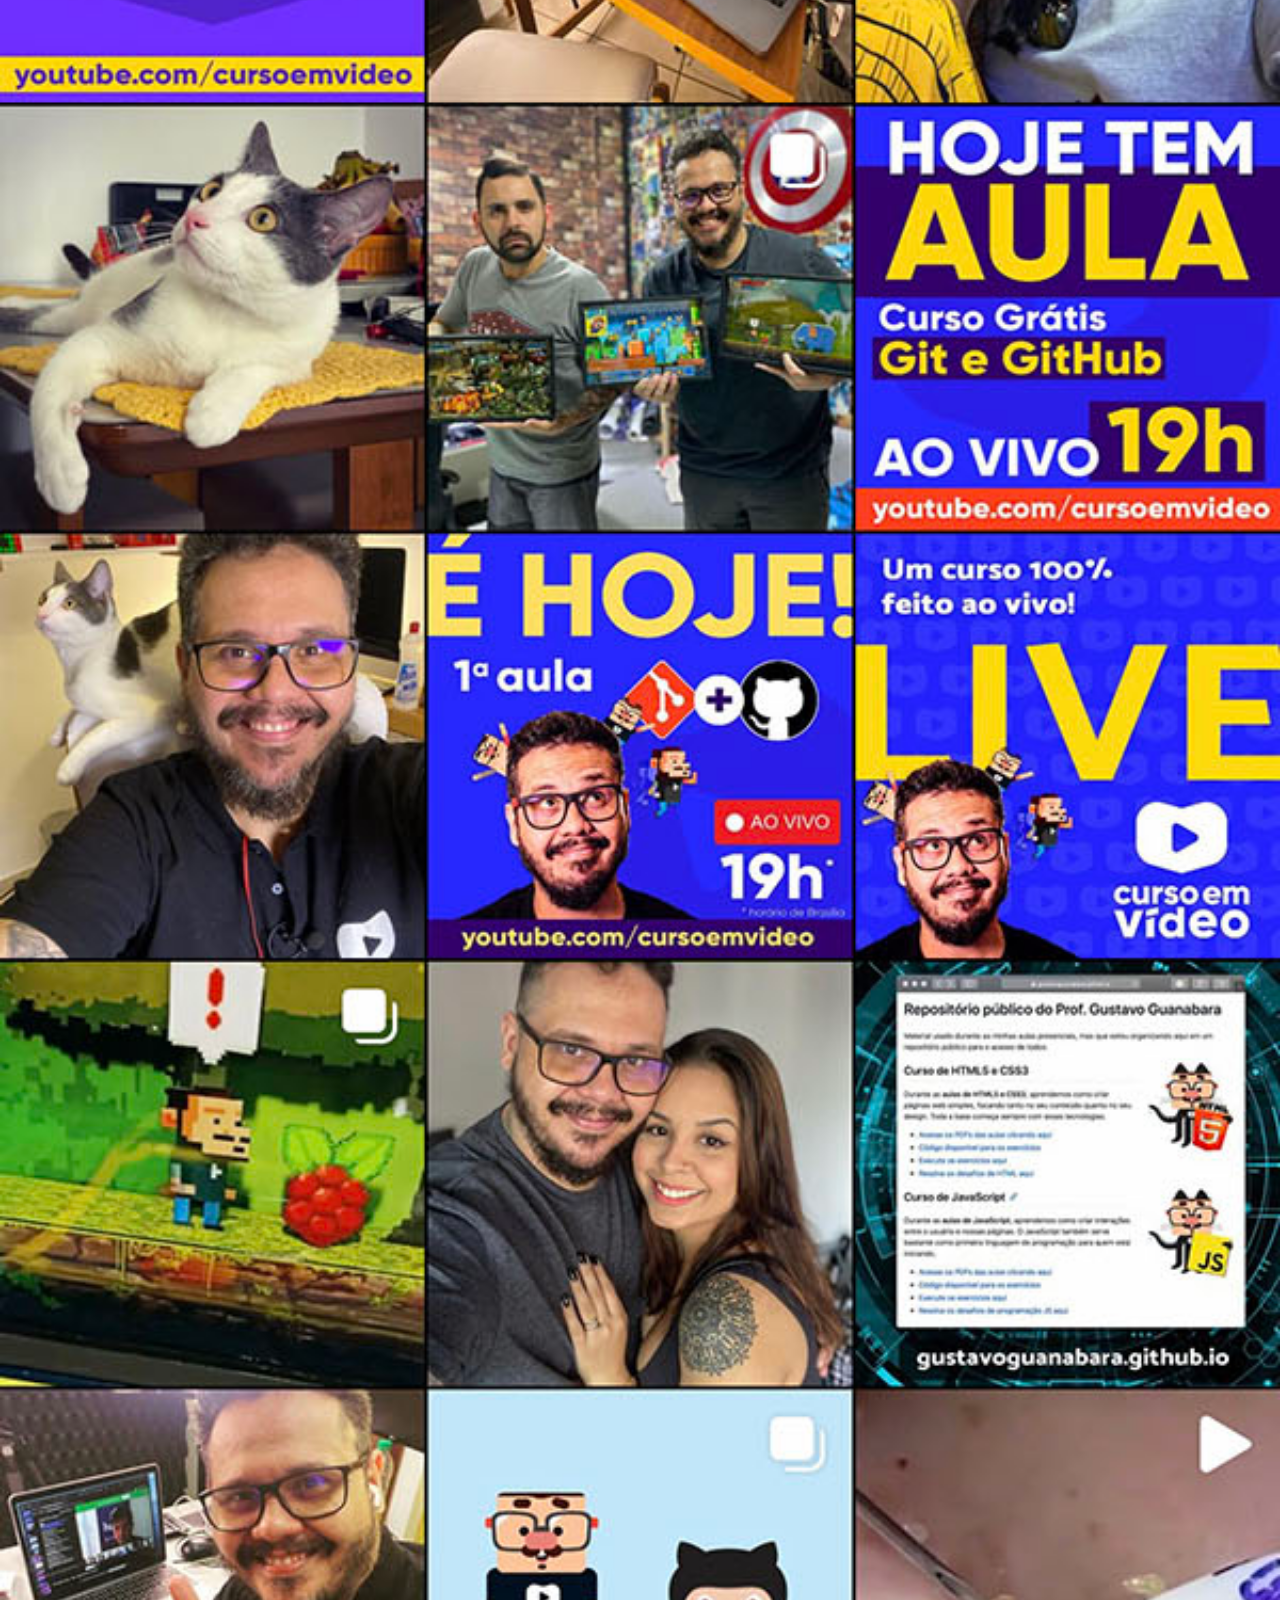
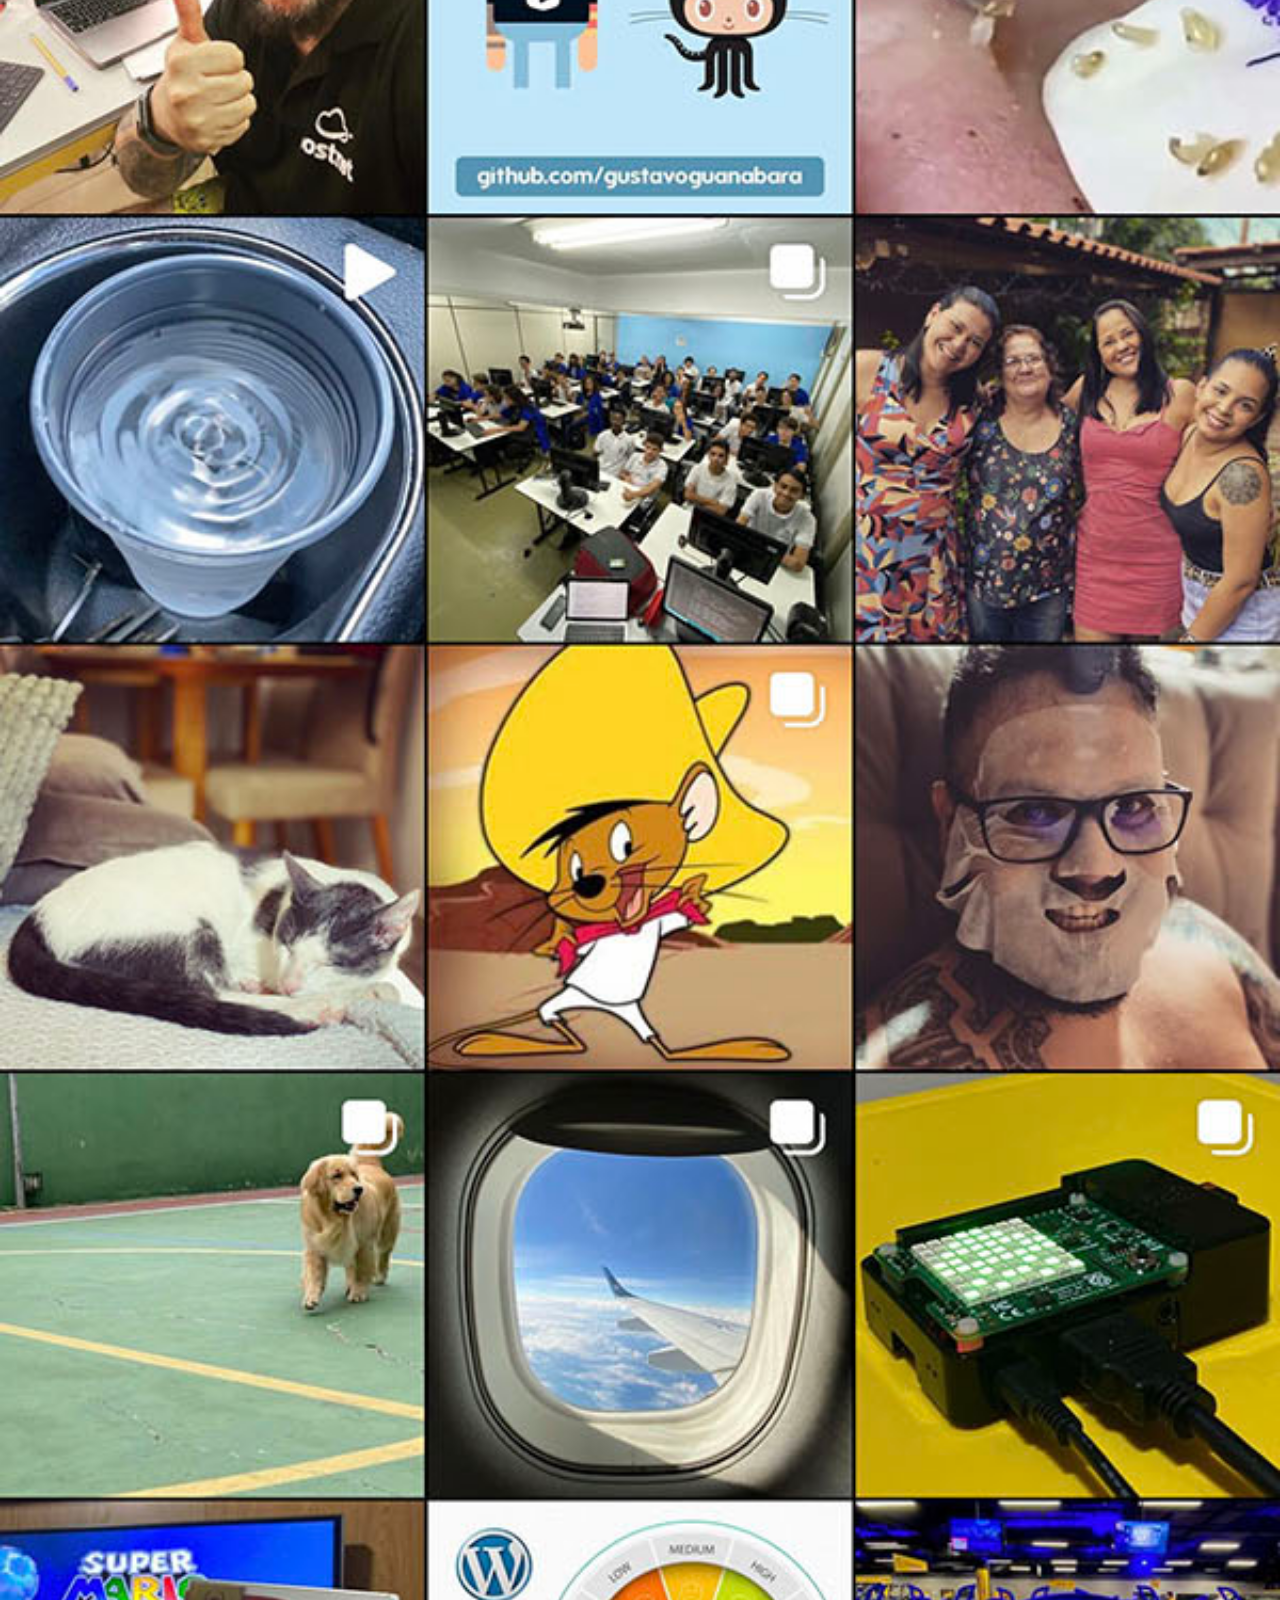
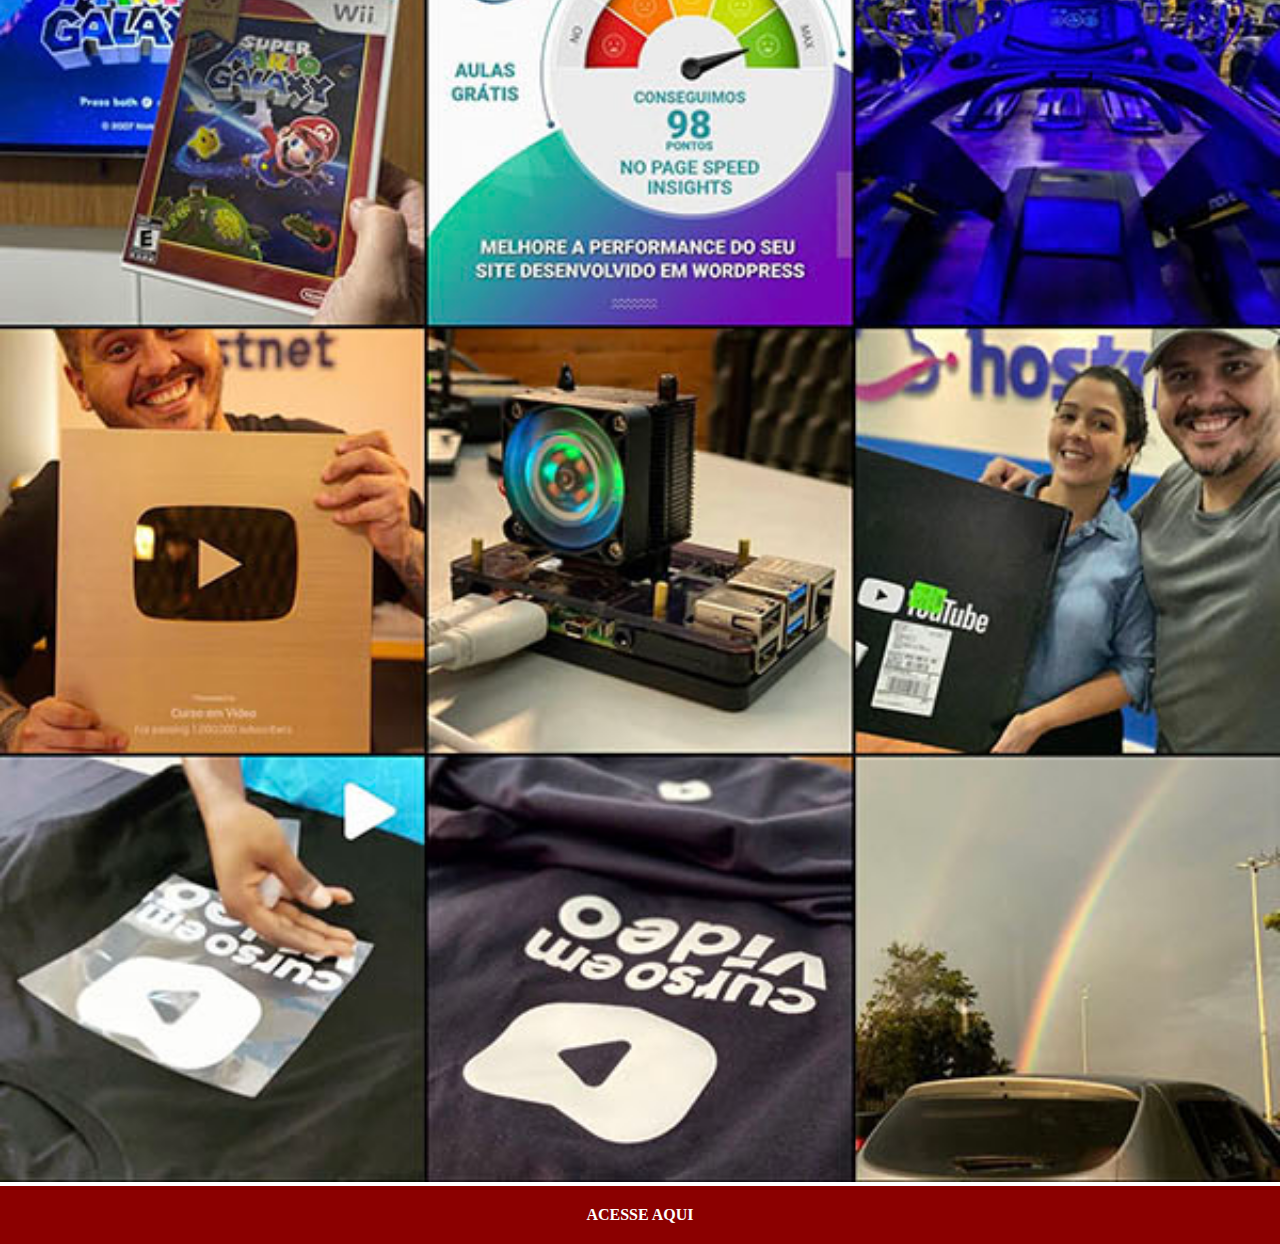
<file: instagram.html>
<!DOCTYPE html>
<html lang="pt-br">
<head>
    <meta charset="UTF-8">
    <meta http-equiv="X-UA-Compatible" content="IE=edge">
    <meta name="viewport" content="width=device-width, initial-scale=1.0">
    <title>Home</title>
    <link rel="stylesheet" href="estilos/social.css">
</head>
<body>
    <img src="imagens/tela-instagram.jpg" alt="">
    <a href="https://www.instagram.com/gustavoguanabara/" target="_blank">ACESSE AQUI</a>
</body>
</html>
</file>
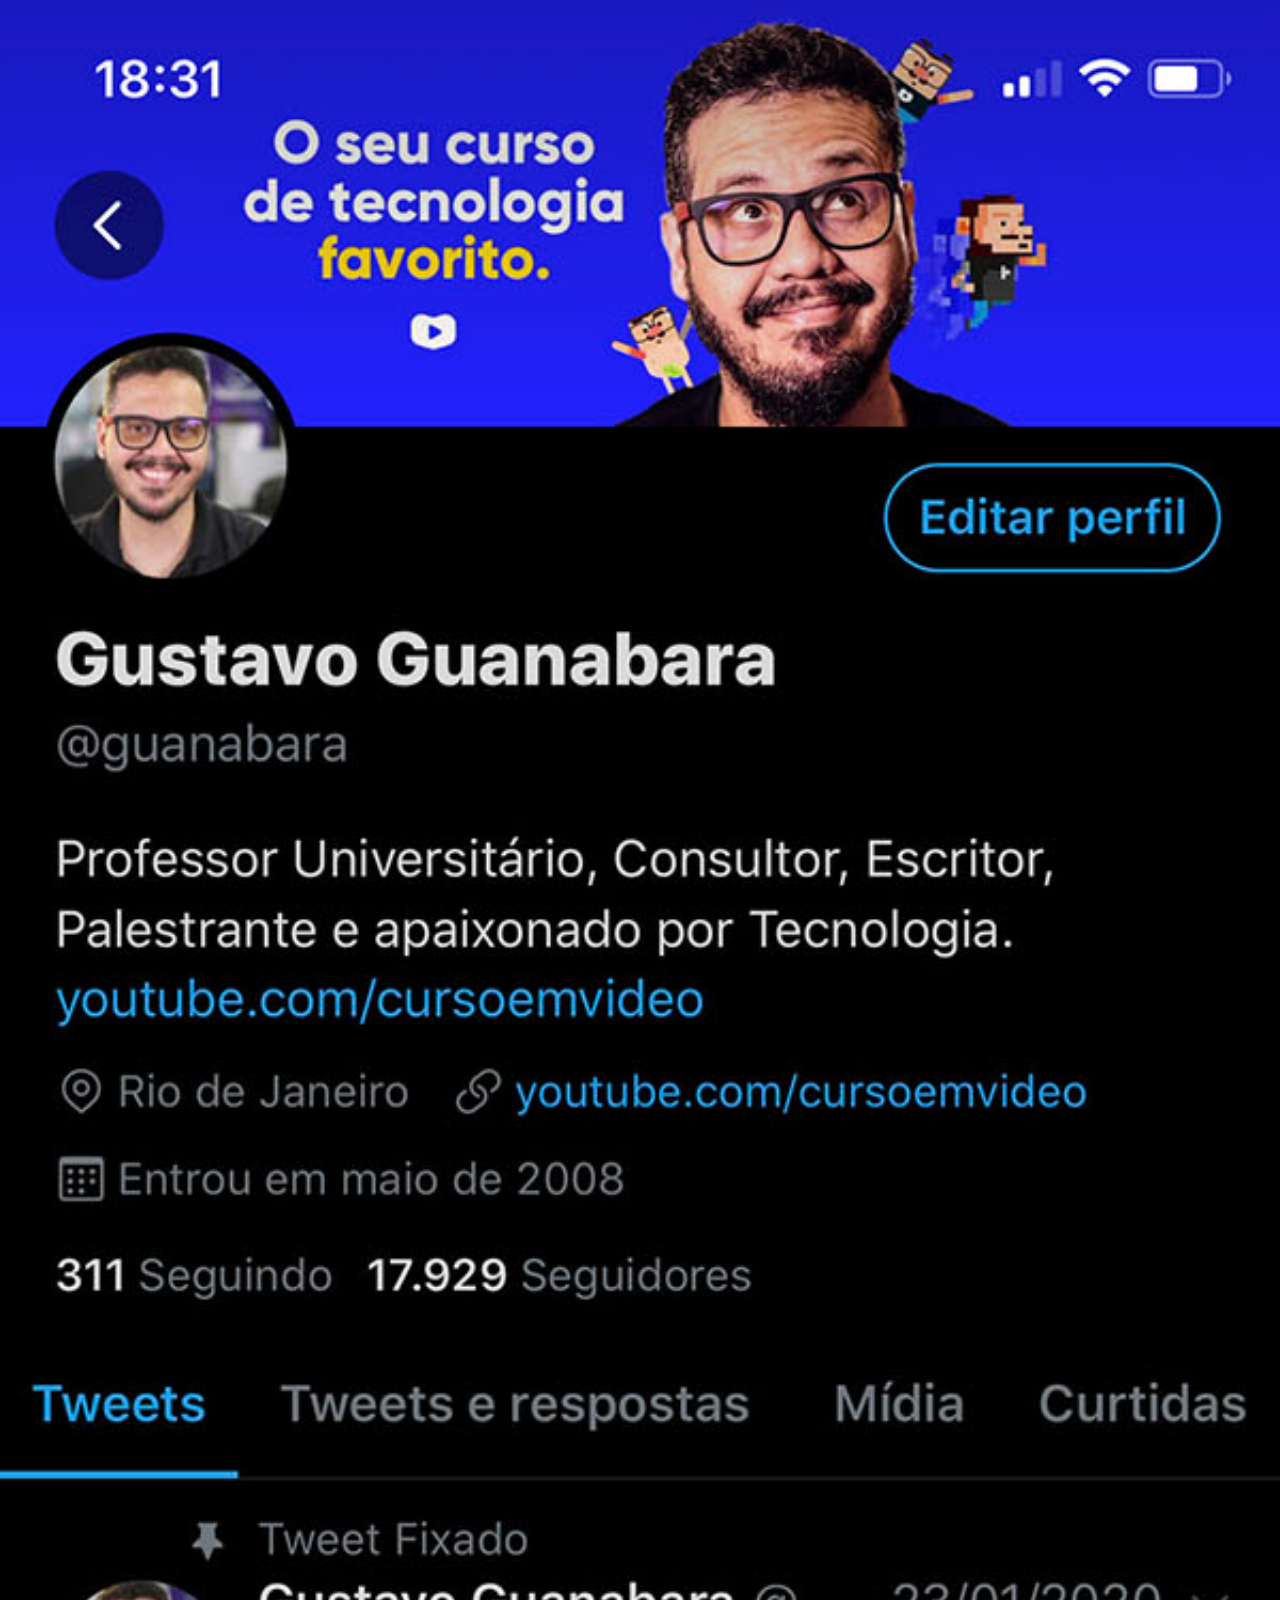
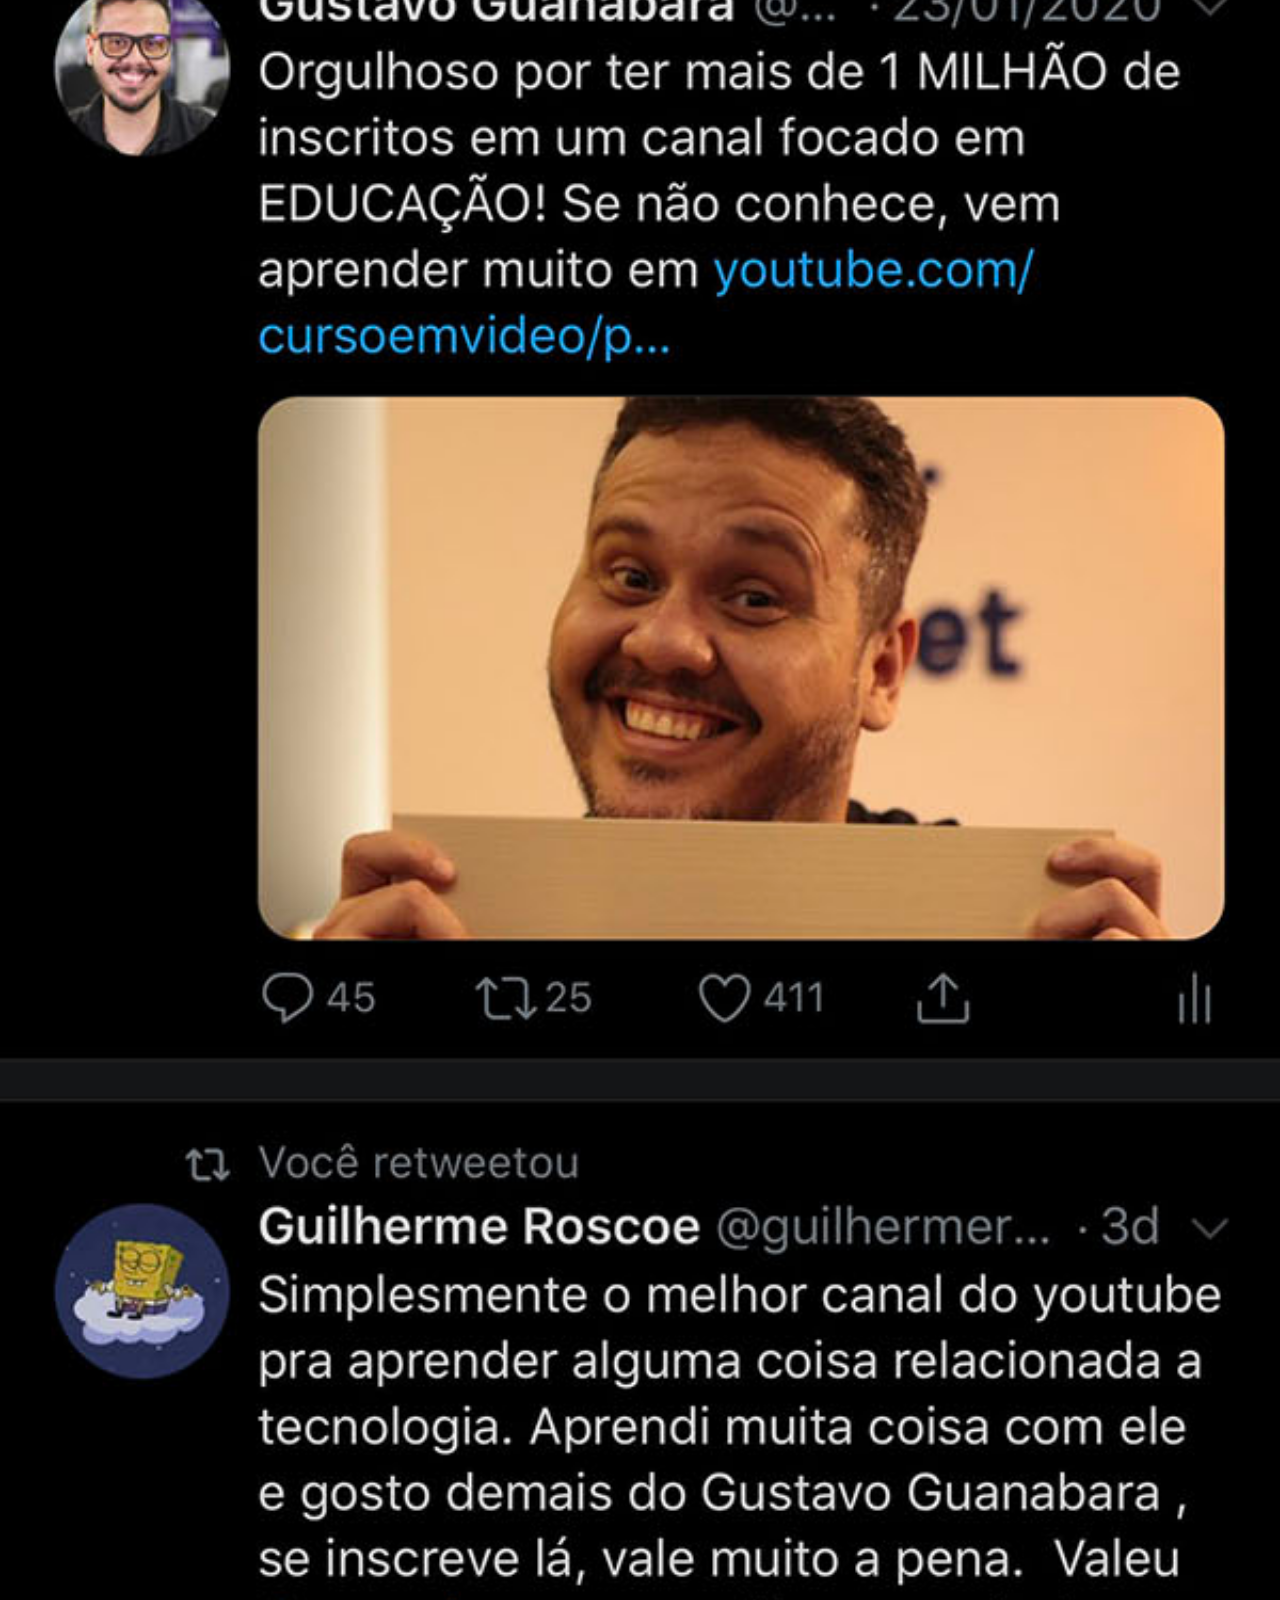
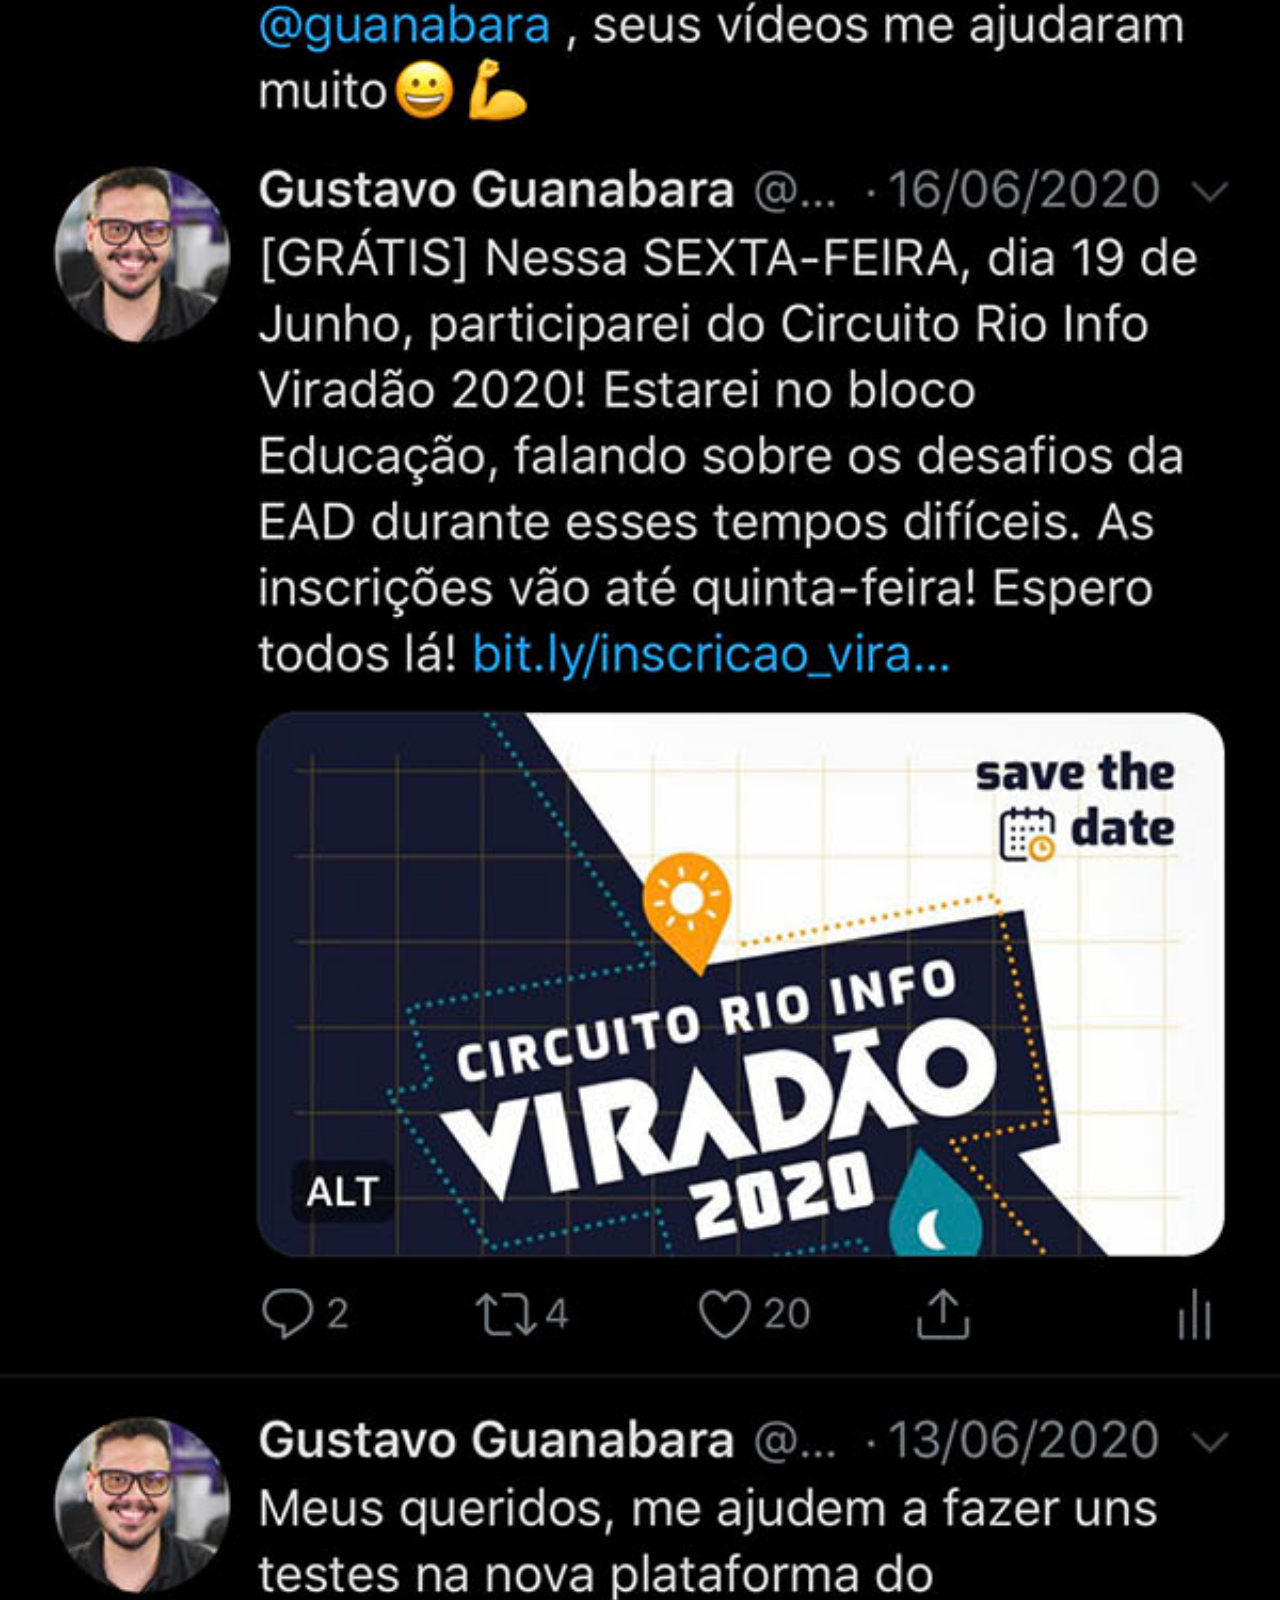
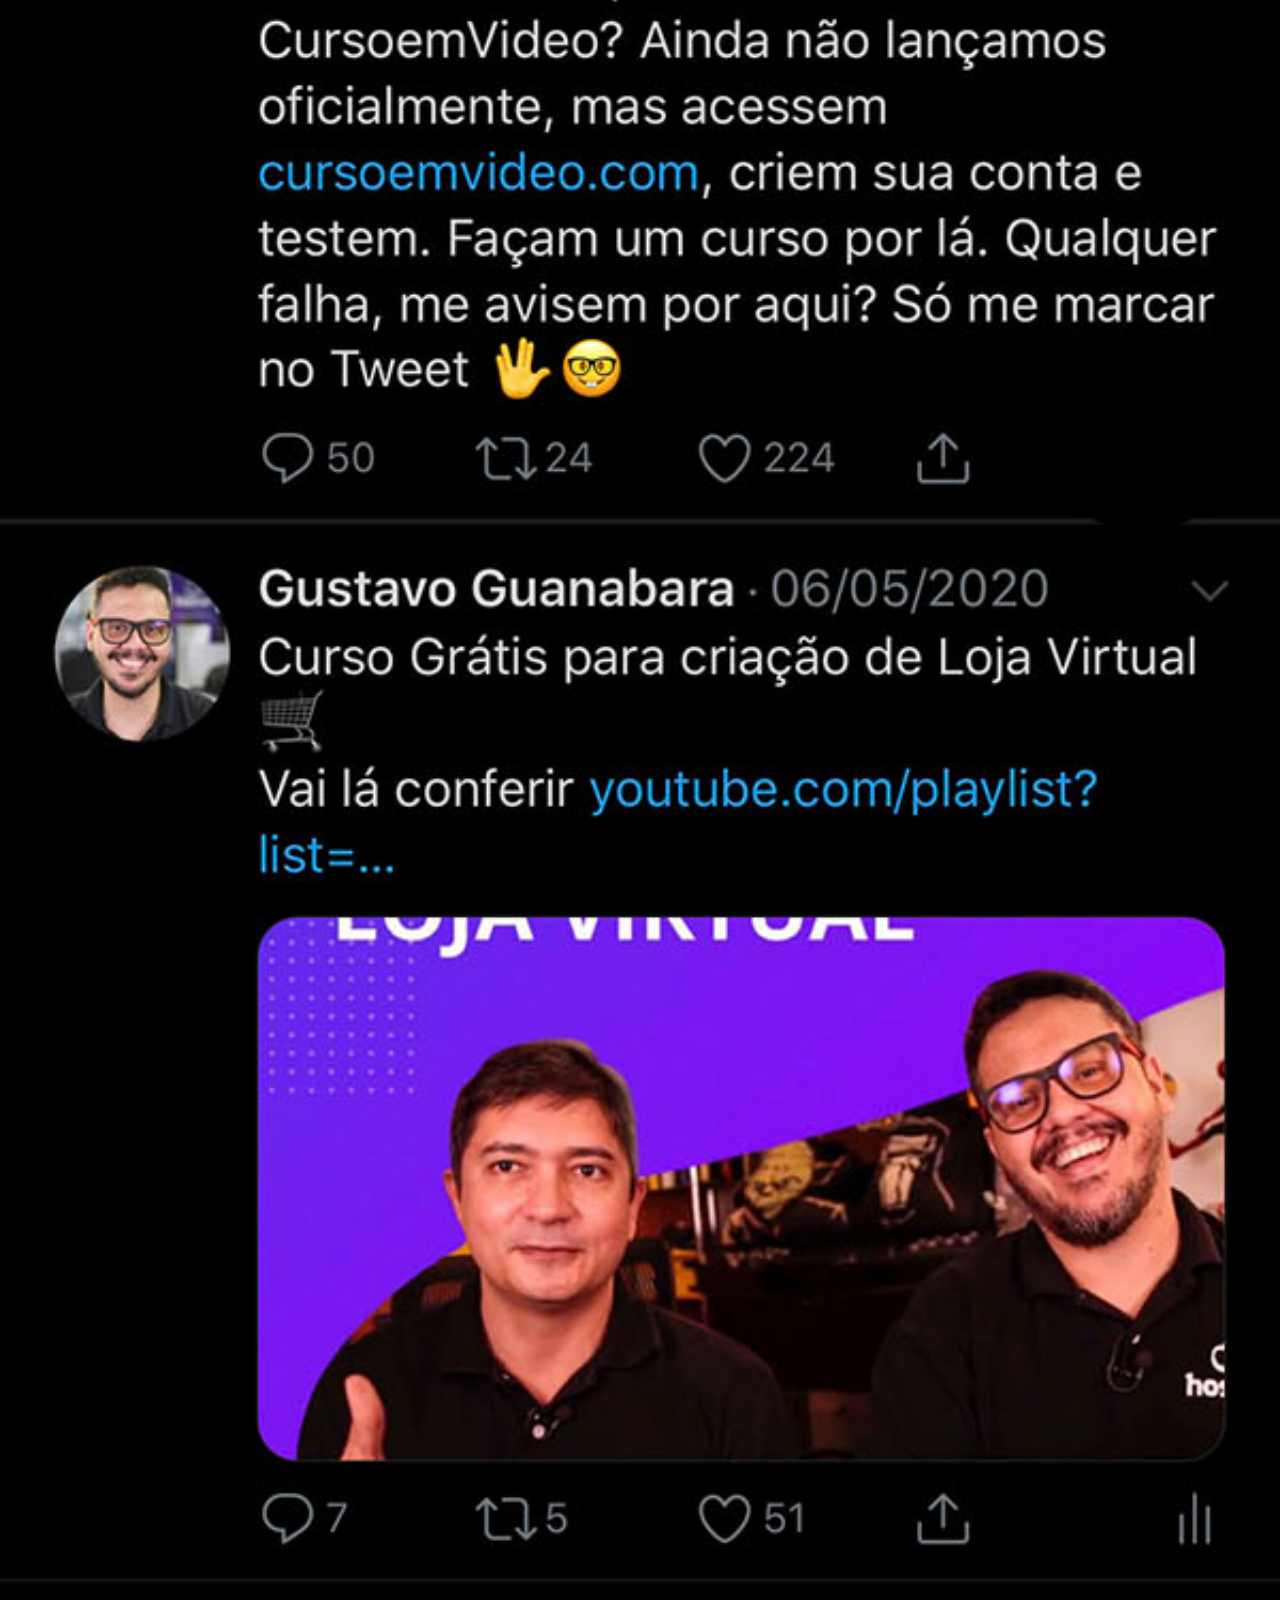
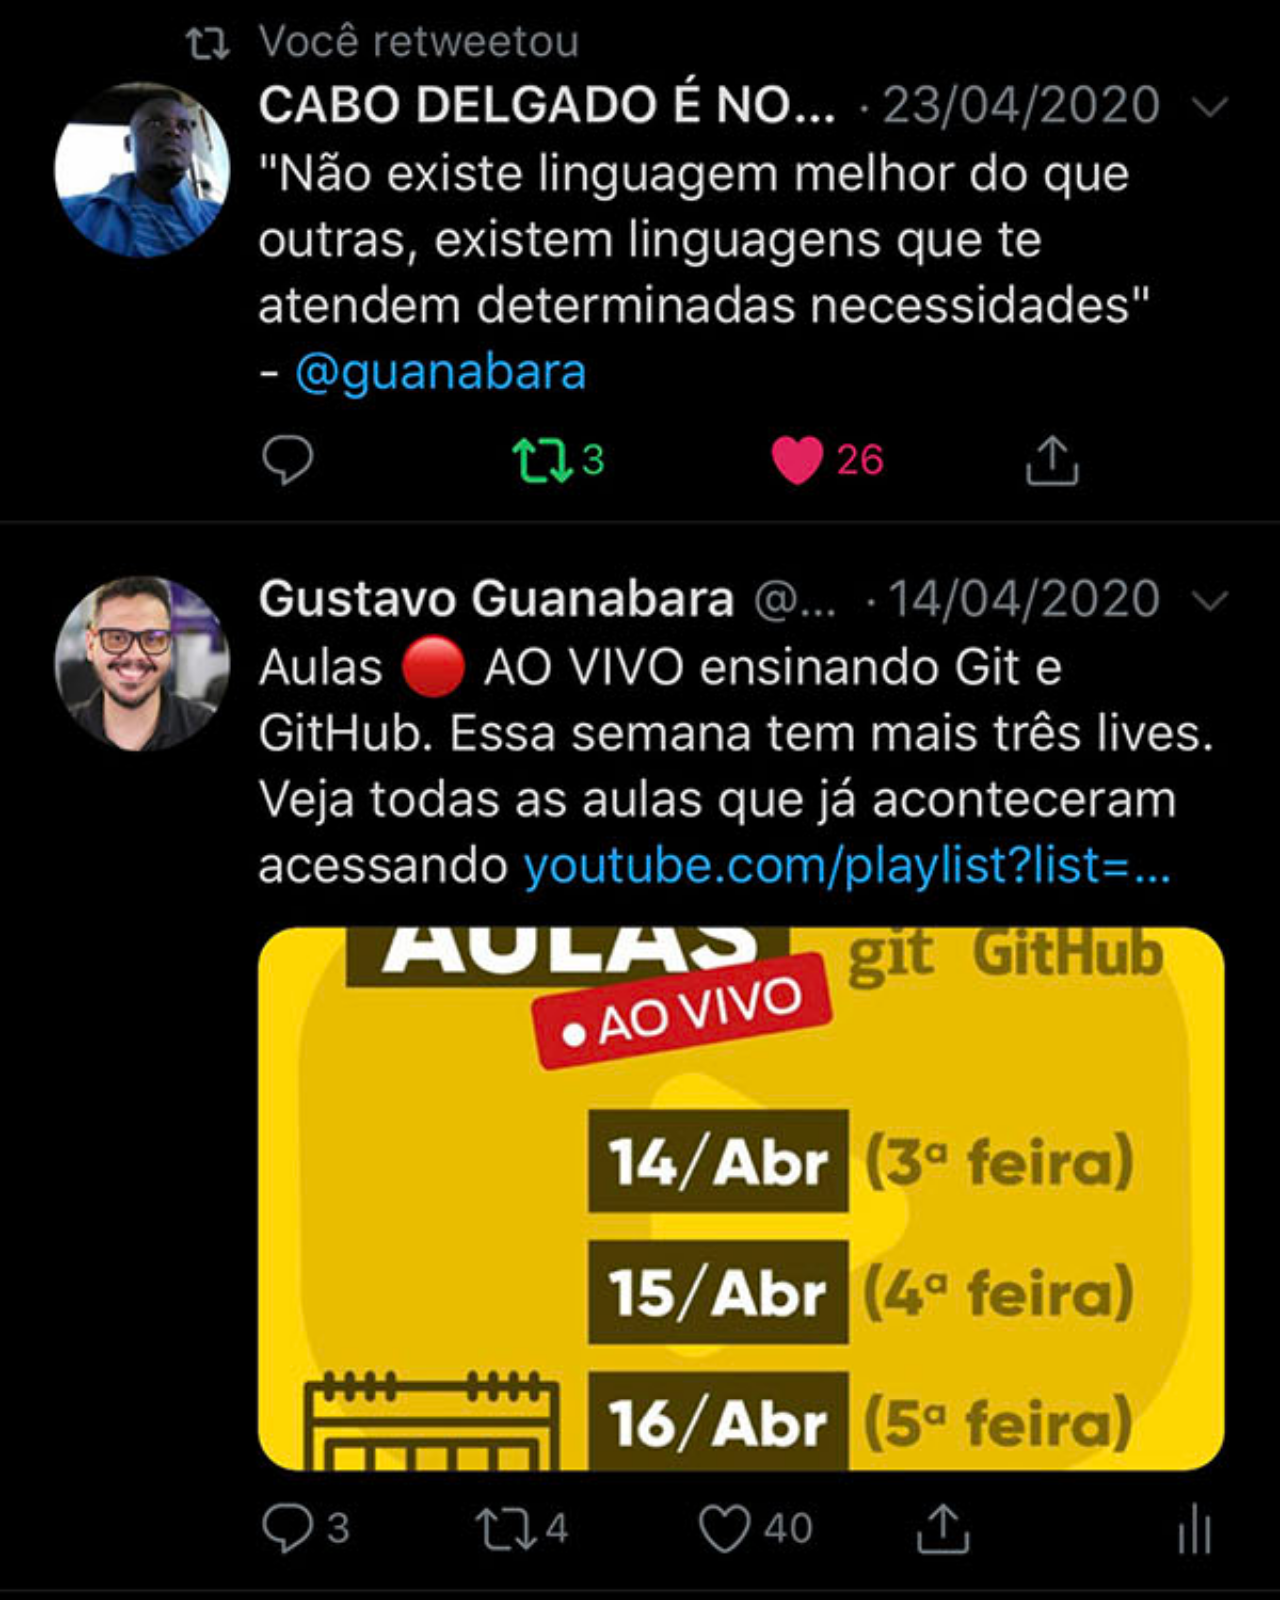
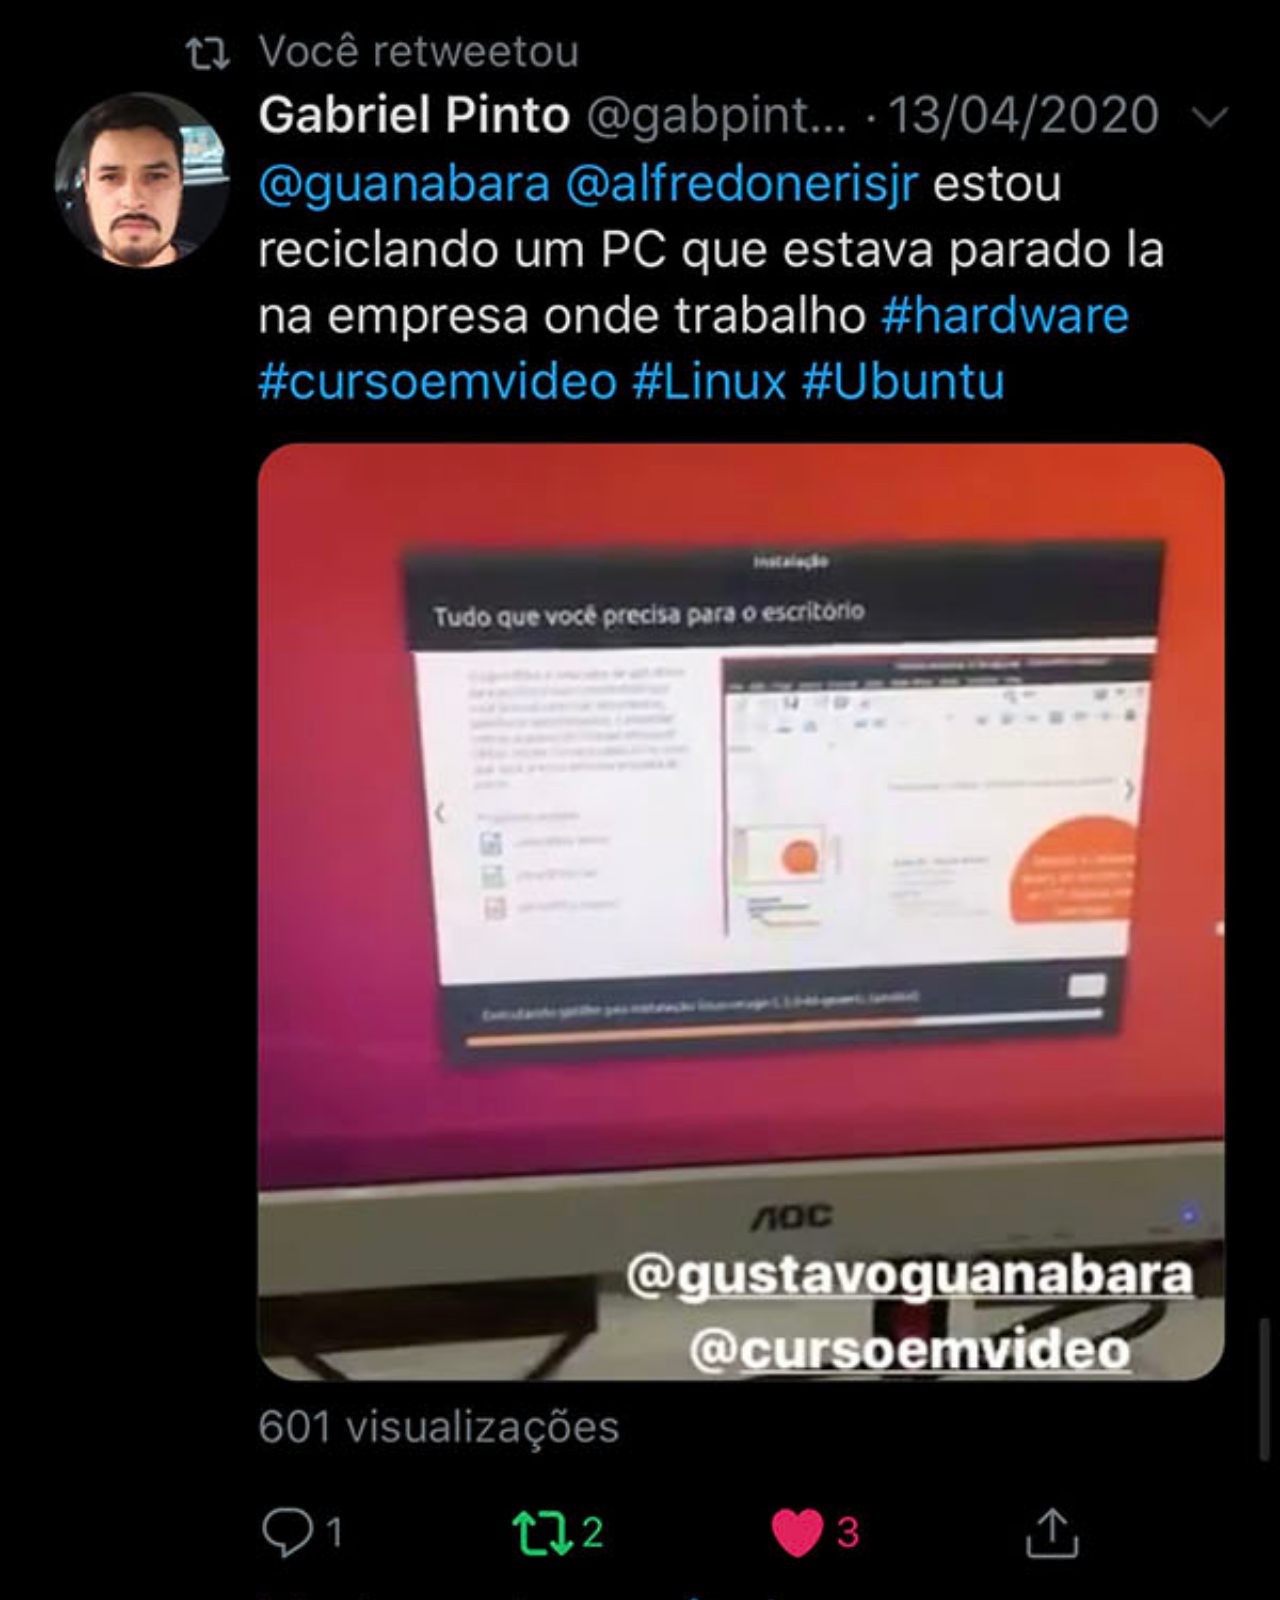
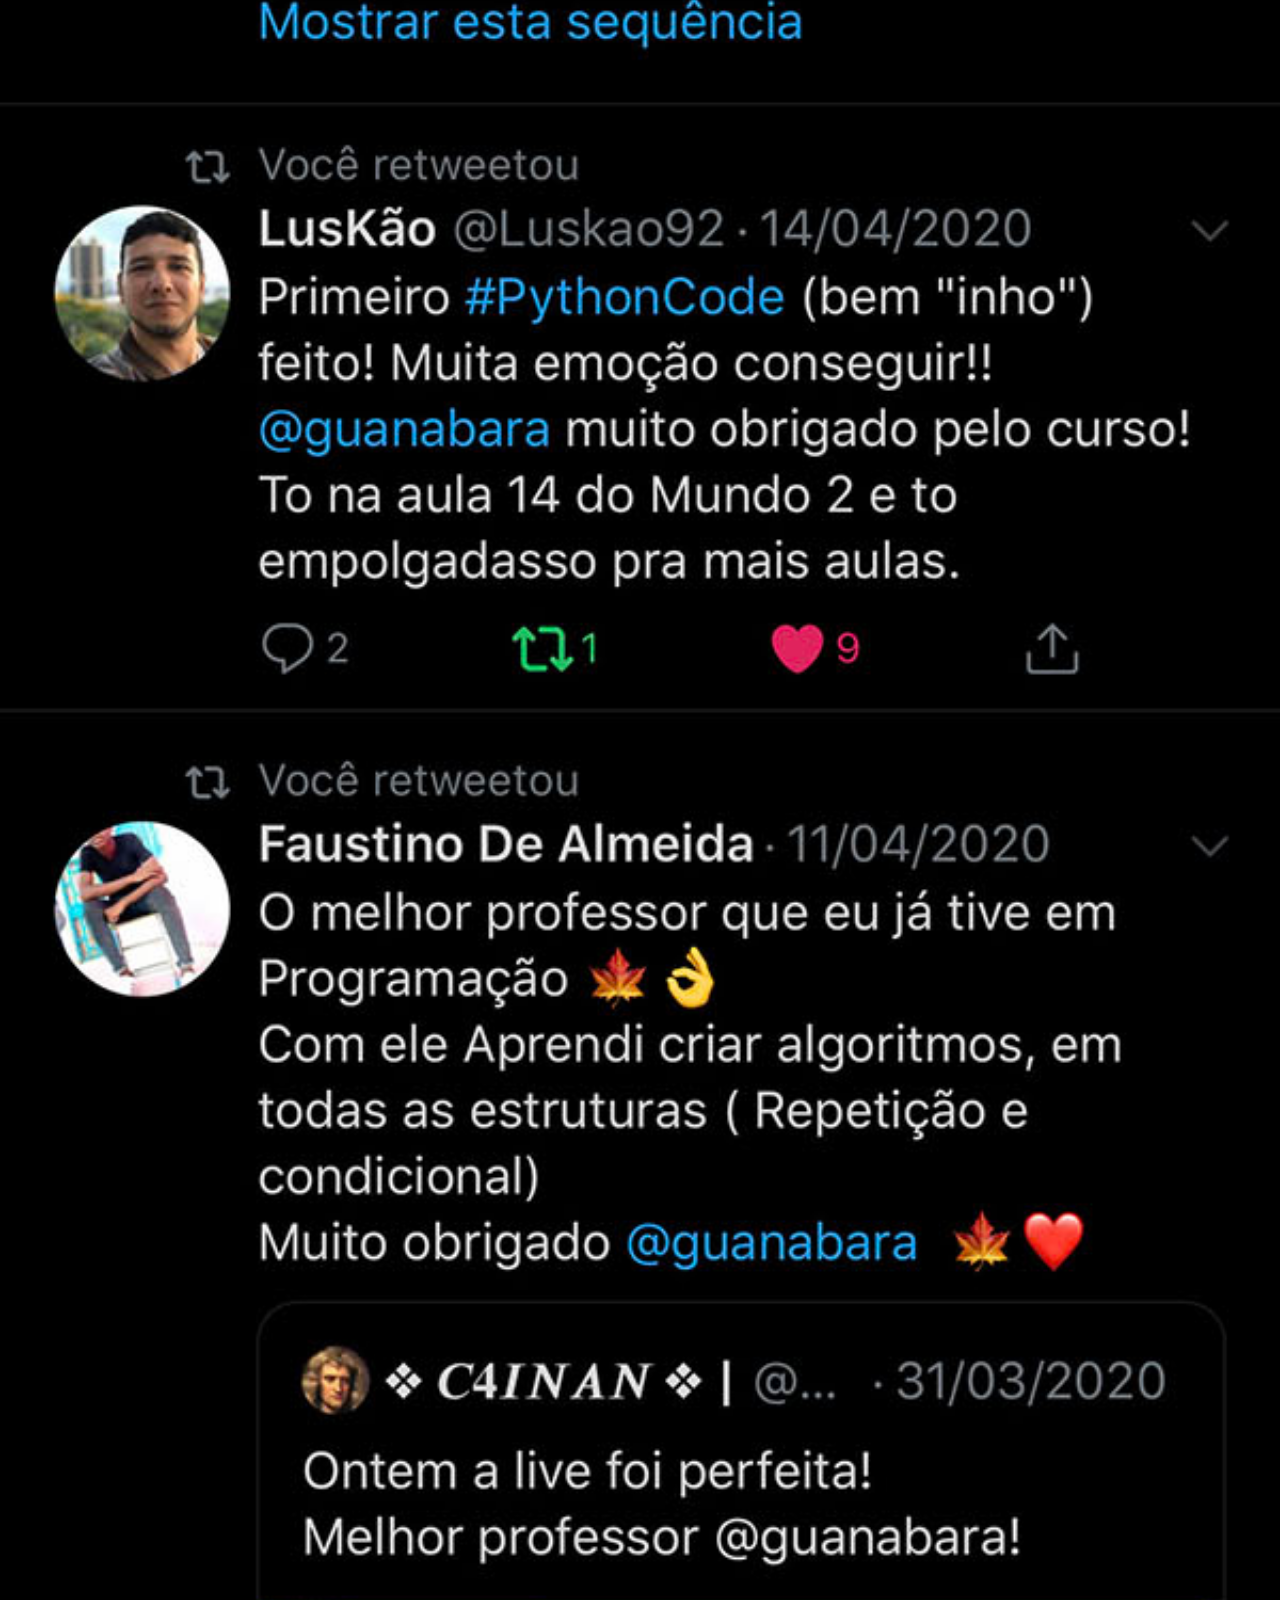
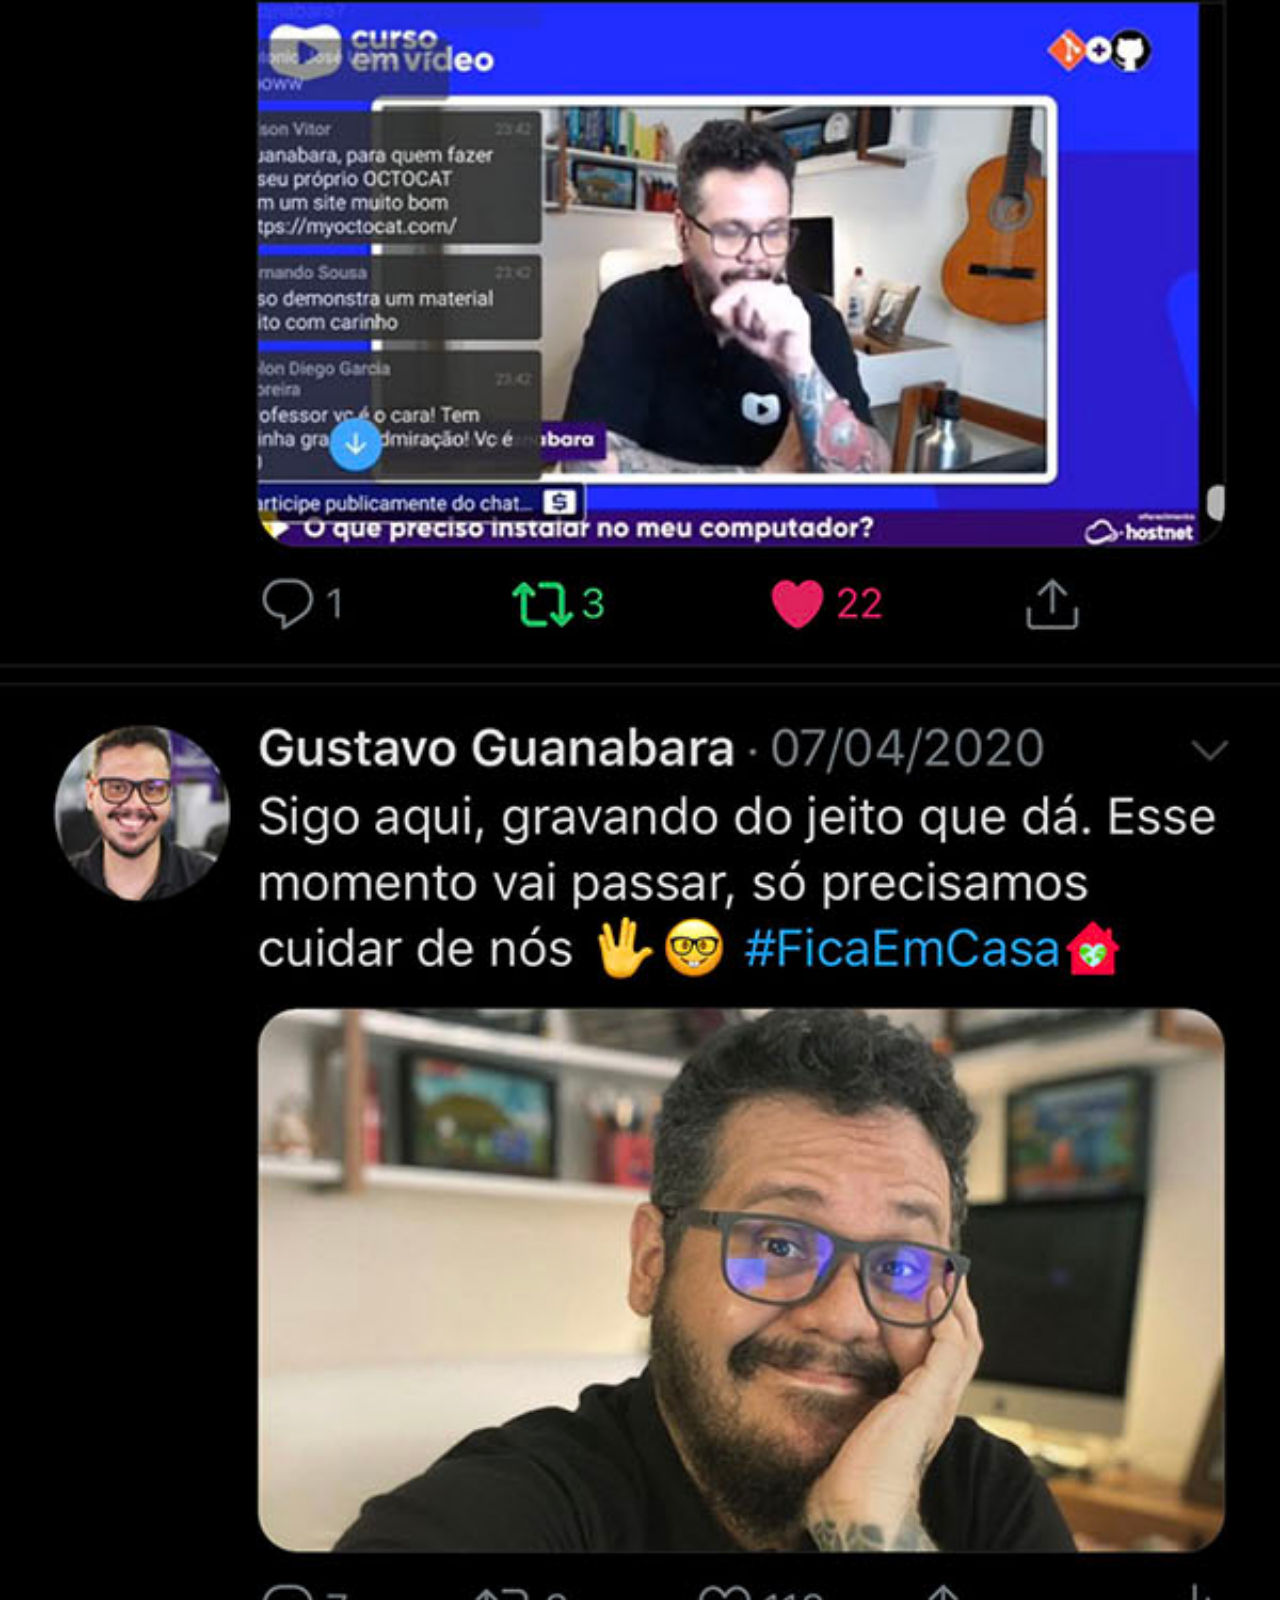
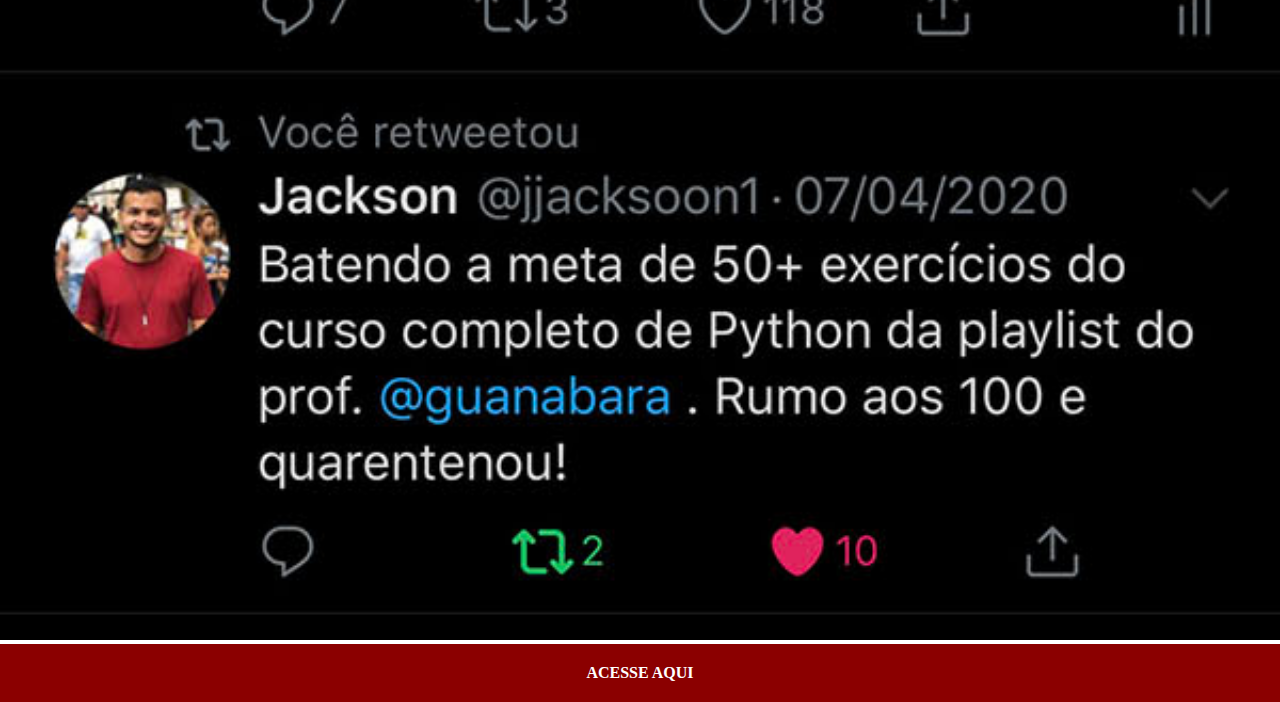
<file: twitter.html>
<!DOCTYPE html>
<html lang="pt-br">
<head>
    <meta charset="UTF-8">
    <meta http-equiv="X-UA-Compatible" content="IE=edge">
    <meta name="viewport" content="width=device-width, initial-scale=1.0">
    <title>Twitter</title>
    <link rel="stylesheet" href="estilos/social.css">
</head>
<body>
    <img src="imagens/tela-twitter.jpg" alt="twitter">
    <a href="https://www.google.com/search?q=twitter&oq=twitter&aqs=chrome.0.0i271j46i199i465i512j0i512l5j69i60.1630j0j7&sourceid=chrome&ie=UTF-8" target="_blank"> ACESSE AQUI</a>
</body>
</html>
</file>
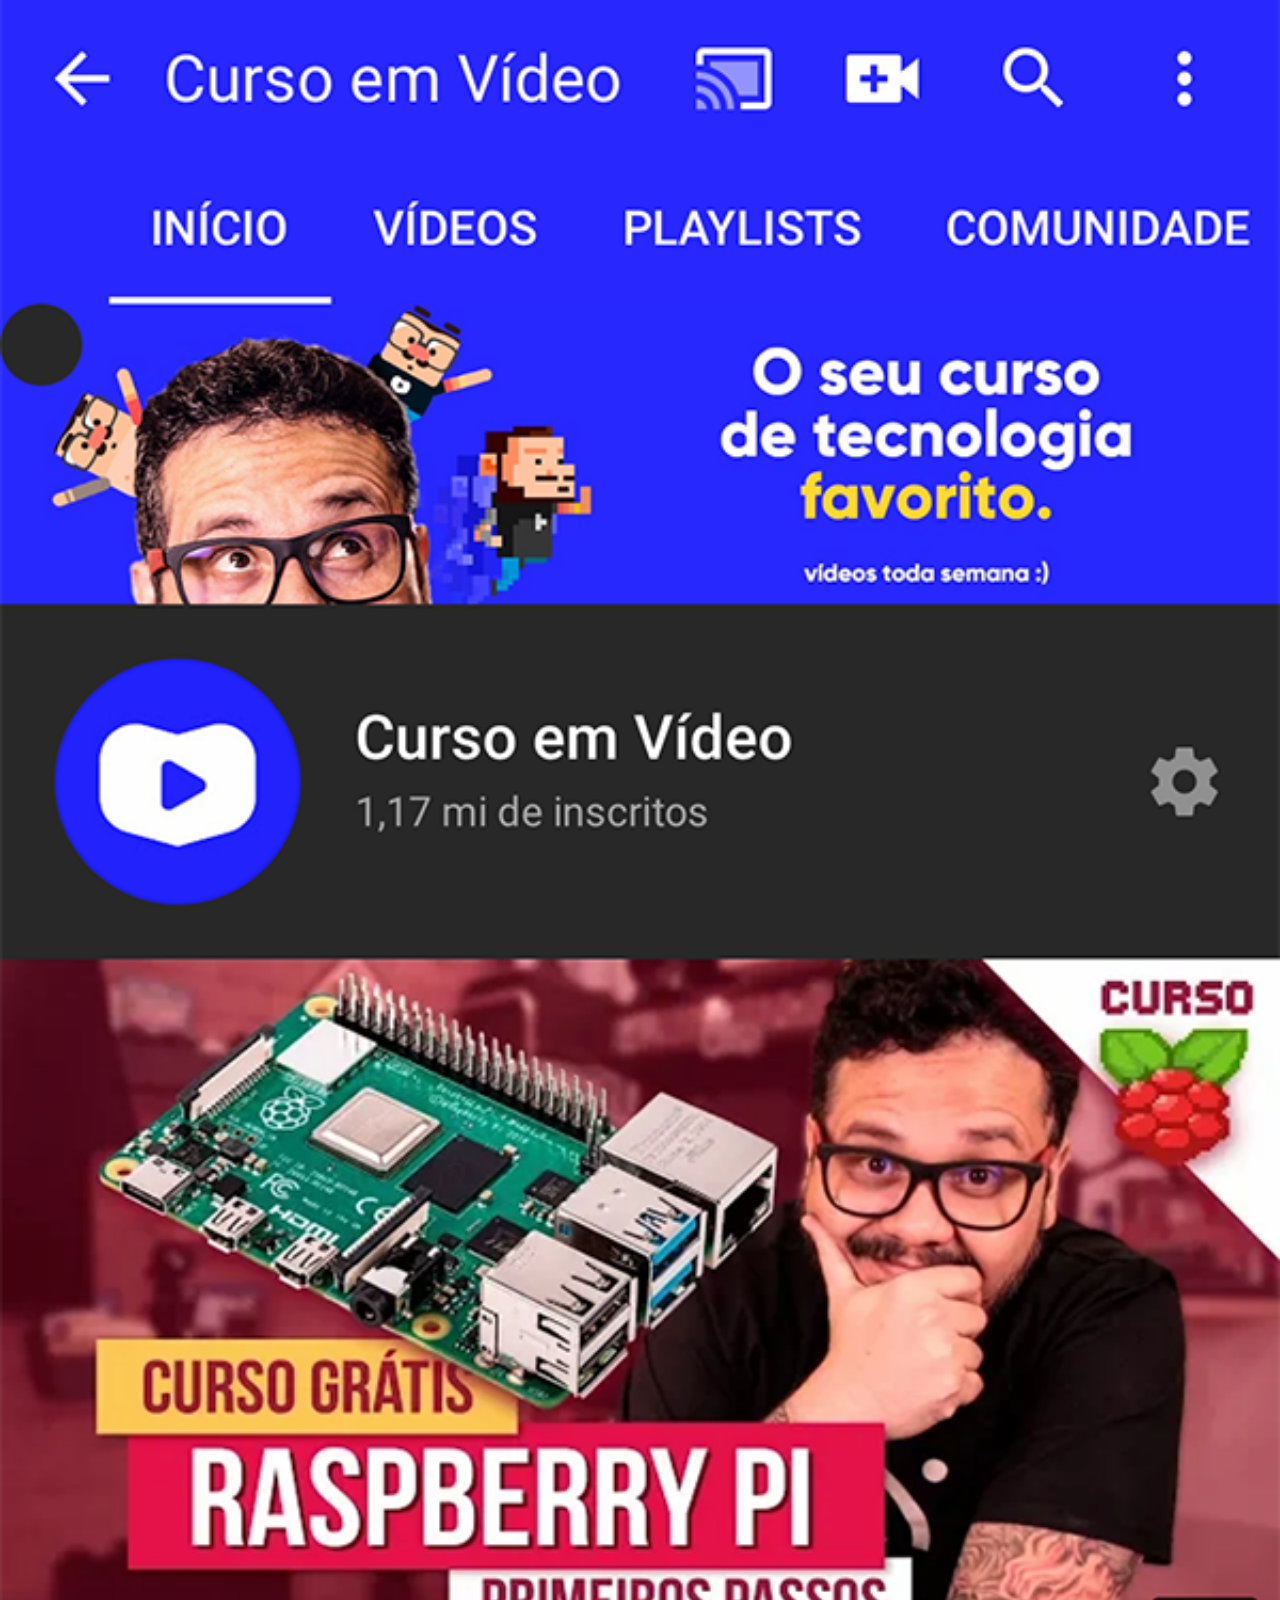
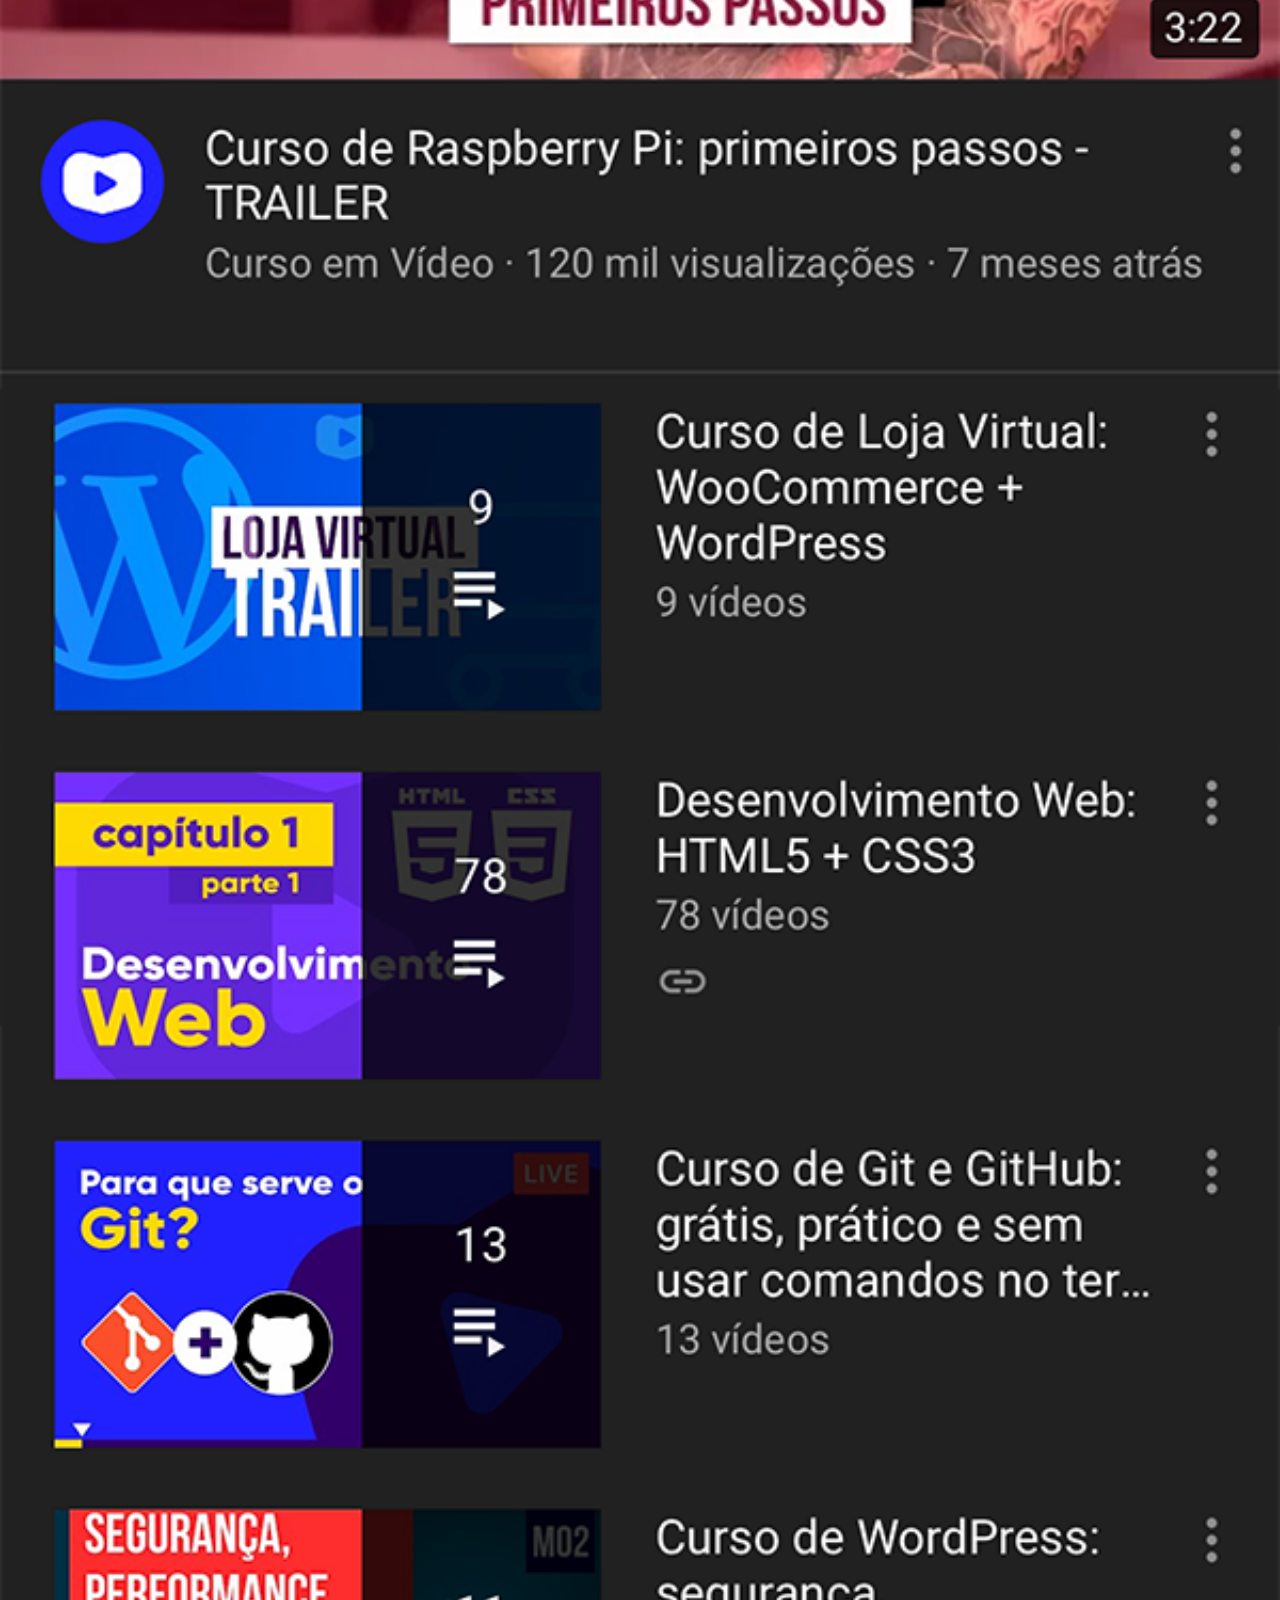
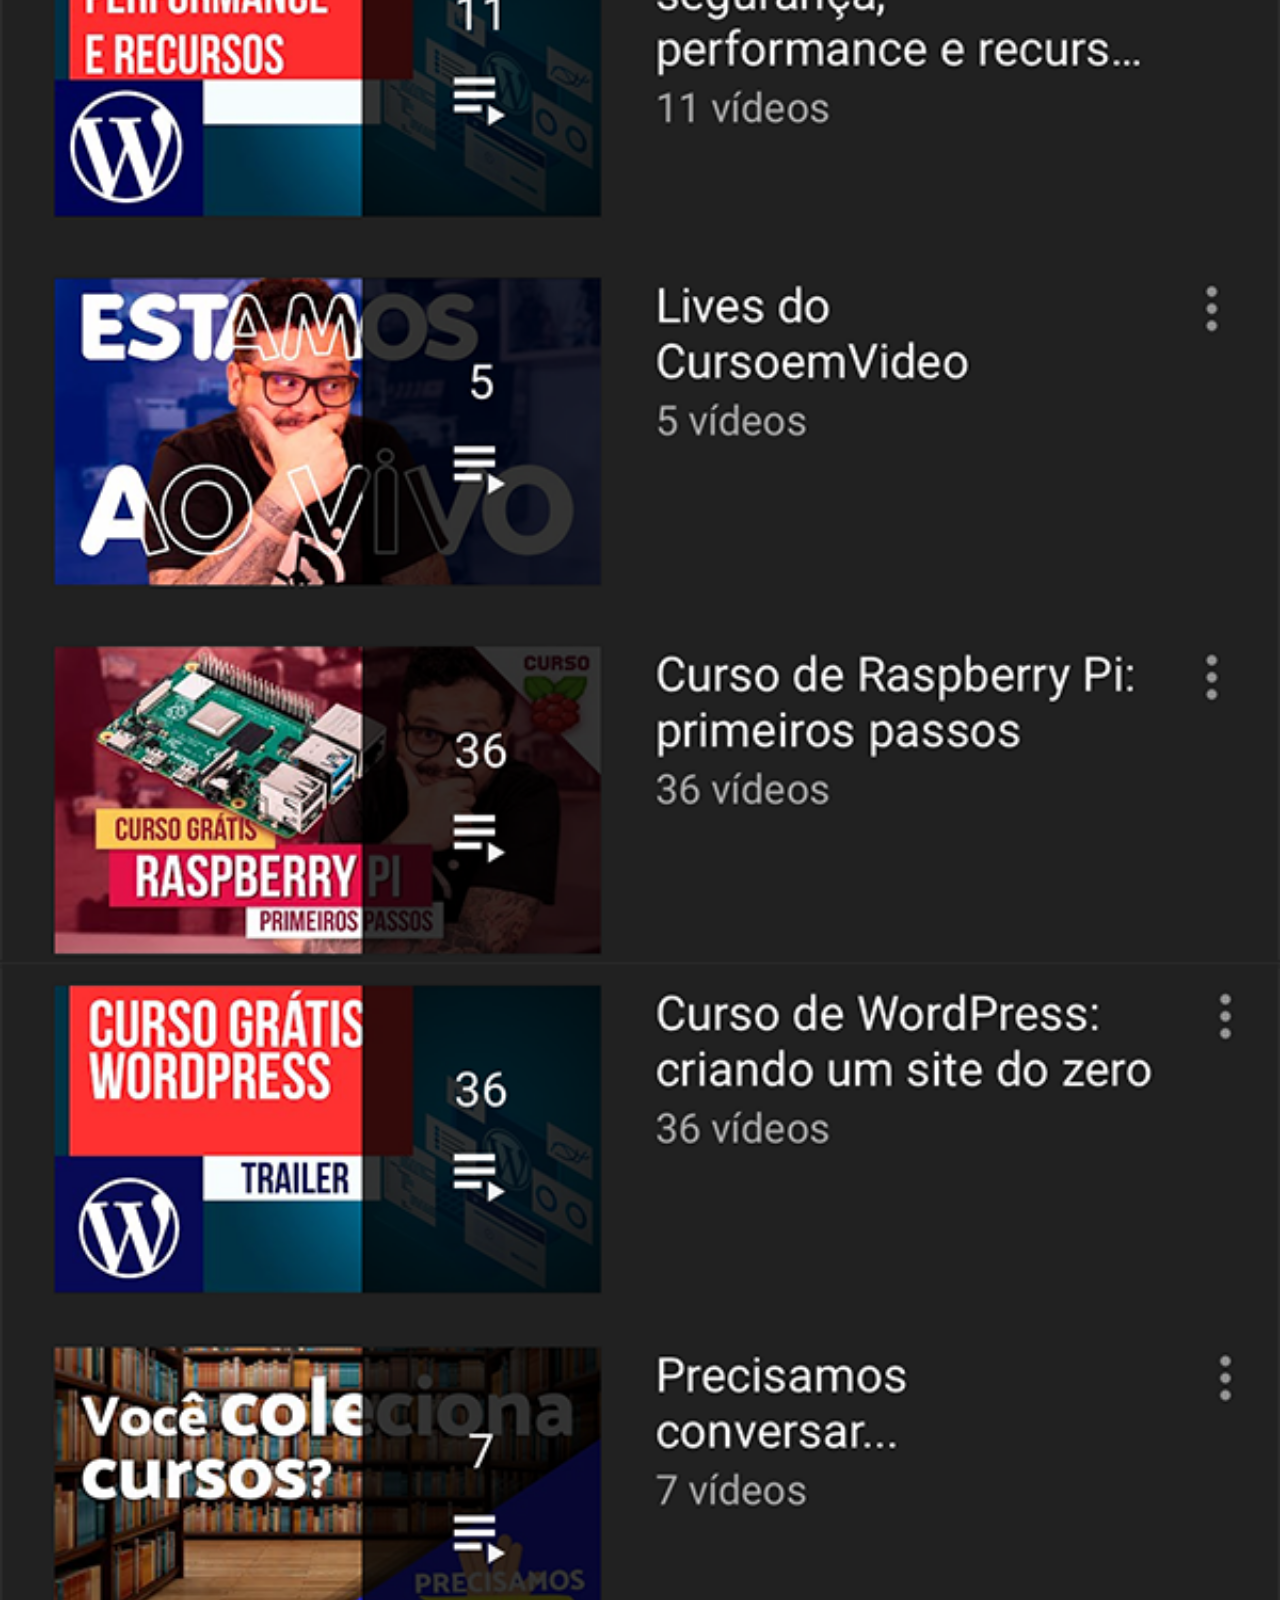
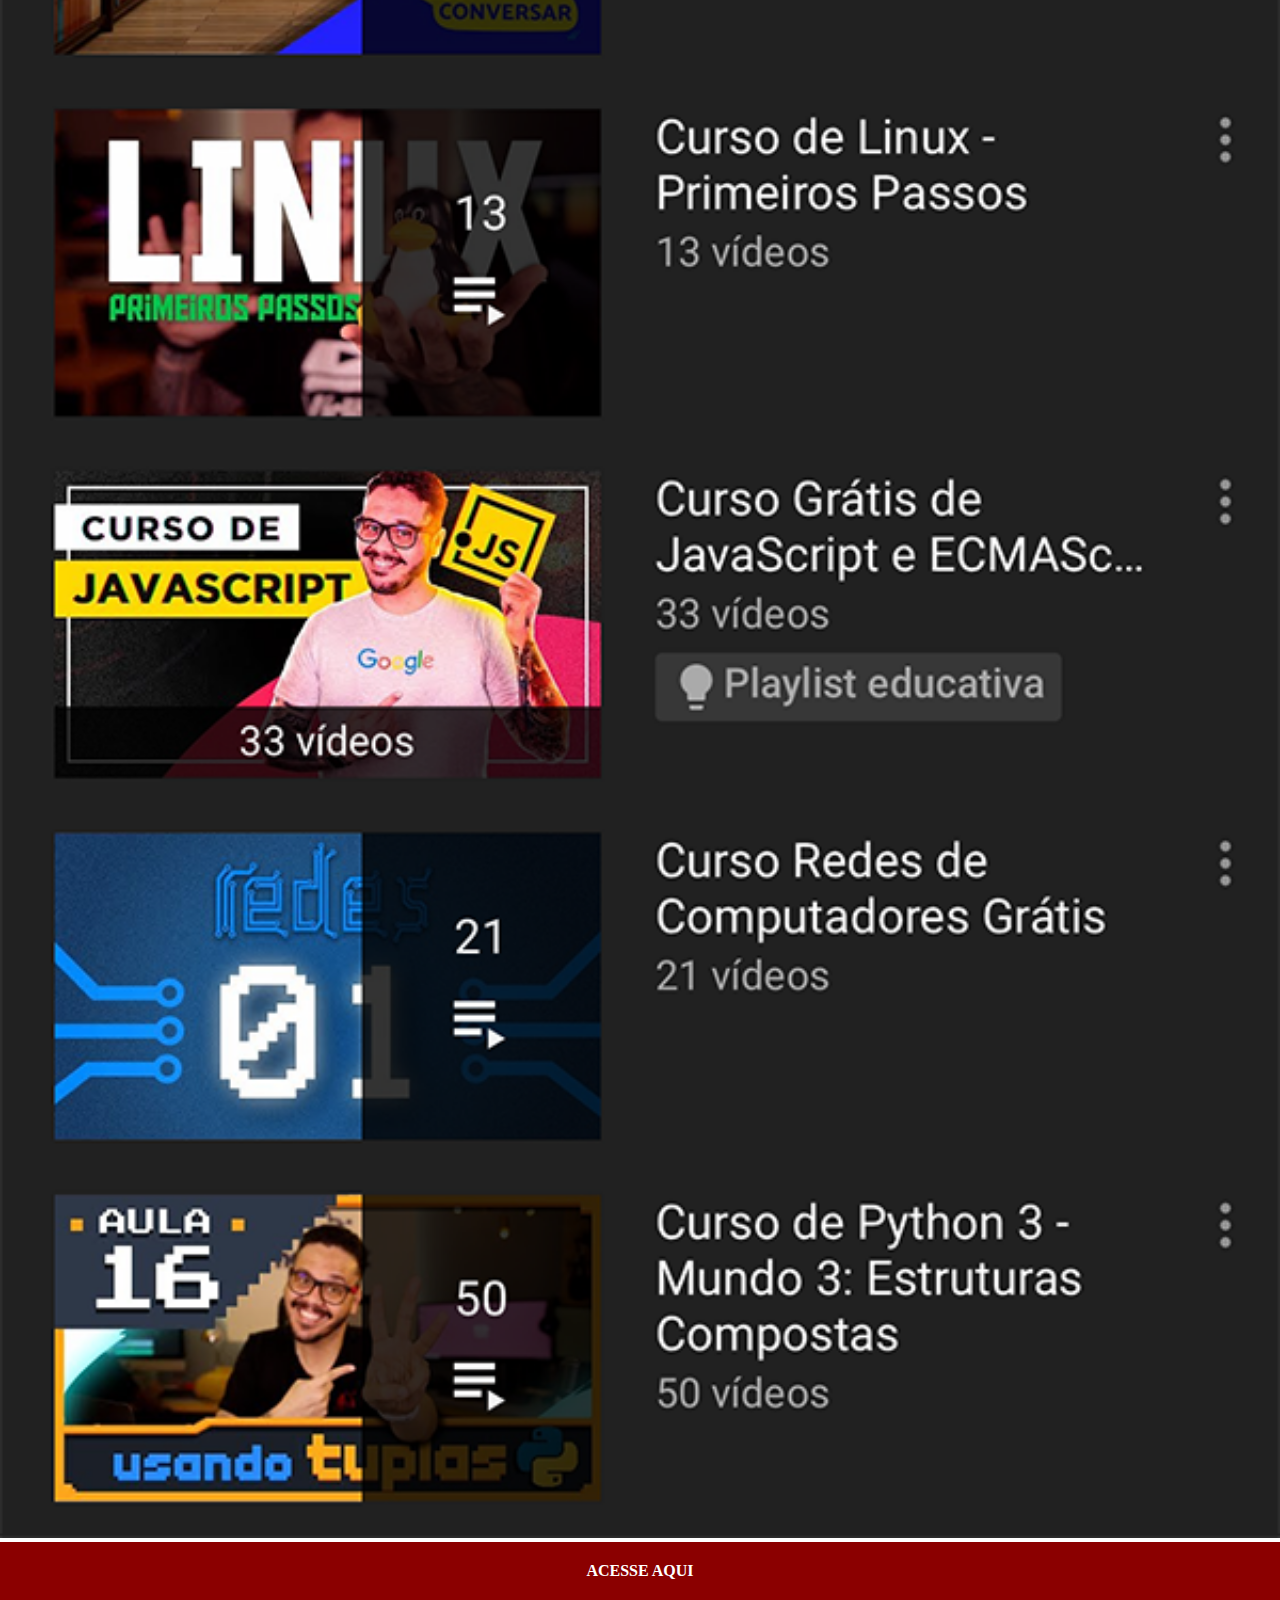
<file: youtube.html>
<!DOCTYPE html>
<html lang="pt-br">
<head>
    <meta charset="UTF-8">
    <meta http-equiv="X-UA-Compatible" content="IE=edge">
    <meta name="viewport" content="width=device-width, initial-scale=1.0">
    <title>Home</title>
    <link rel="stylesheet" href="estilos/social.css">
</head>
<body>
    <img src="imagens/tela-youtube.png" alt="">
    <a href="https://www.youtube.com/watch?v=ar5UB2MxraE&ab_channel=CursoemV%C3%ADdeo" target="_blank">ACESSE AQUI</a>
</body>
</html>
</file>
<file: estilos/style.css>
* {
    margin: 0px;
    padding: 0px;
    font-family: Arial, Helvetica, sans-serif;
}

html,body {
    height: 100vh;
    width: 100vw;
    background-image: url(../imagens/fundo-madeira.jpg);
    background-size: cover;
    background-attachment: fixed;
    background-position: center top;
}

main {
    position: relative;
    height: 100vh;
}

section#telefone {
    position: absolute;
    top: 50%;
    left: 50%;
    transform: translate(-50%, -50%);
    height: 627px;
    width: 311px;
    background-image: url(../imagens/frame-iphone.png);
    background-position: center;
    background-repeat: no-repeat;
}

iframe#tela{
    position: relative;
    top: 80px;
    left: 22px;
    width: 267px;
    height: 471px;
}

section#redes-sociais {
    text-align: right;
    padding: 10px;
}

section#redes-sociais img {
    width: 50px;
    margin: 10px;
    border-radius:50%;
    box-shadow: 2px 2px 5px rgba(0, 0, 0, 0.434);
    box-sizing: border-box;
    transition: 0.5s;
}

section#redes-sociais img:hover {
    border: 2px solid rgb(255, 255, 255);
    transform: translate(-3px, -3px);
    box-shadow: 5px 5px 10px rgba(0, 0, 0, 0.434);
    
}
</file>
<file: estilos/social.css>
@charset "UTF-8";

* {
    margin: 0px;
    padding: 0px;

}
::-webkit-scrollbar {
    width: 0px;
    height: 0px;
}


img {
    width: 100vw;
}

a {
    display: block;
    background-color: darkred;
    padding: 20px;
    text-align: center;
    font-weight: bolder;
    text-decoration: none;
    color: white;
}

a:hover {
    background-color: red;
}
</file>
